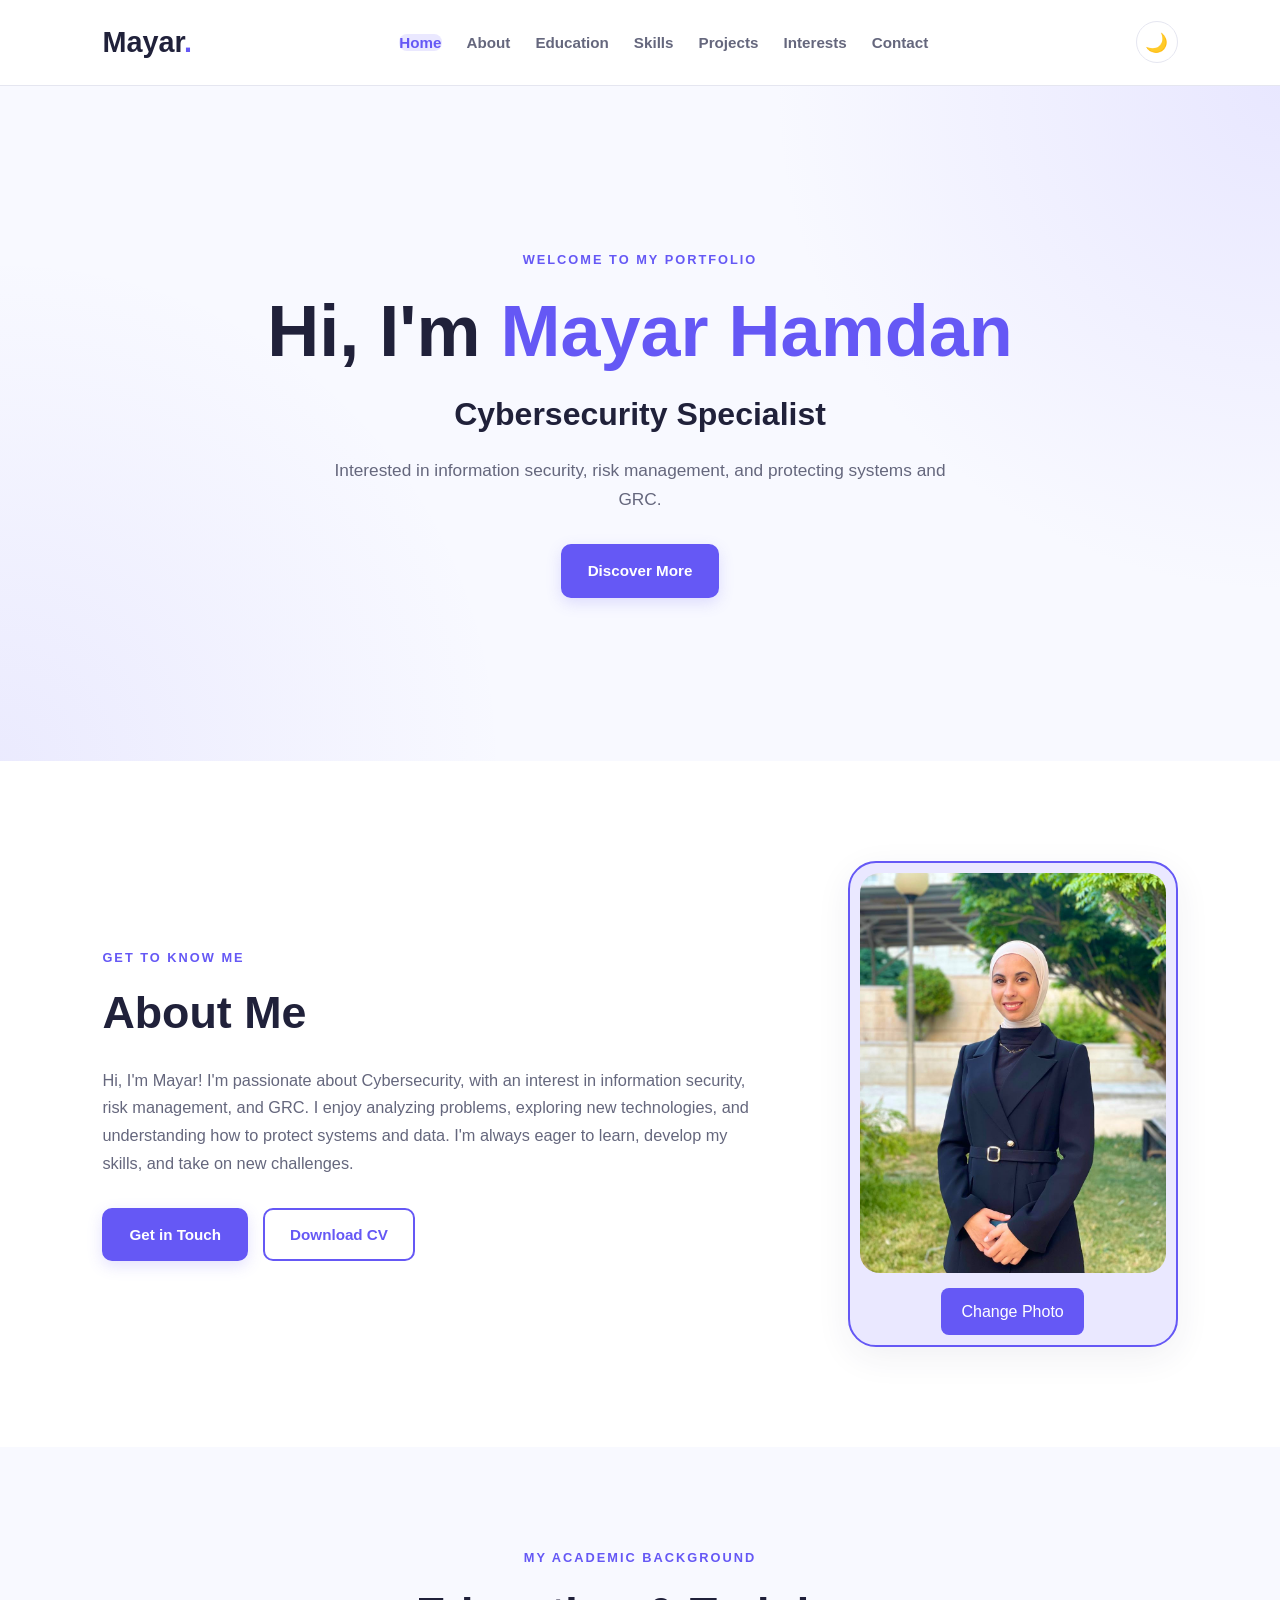
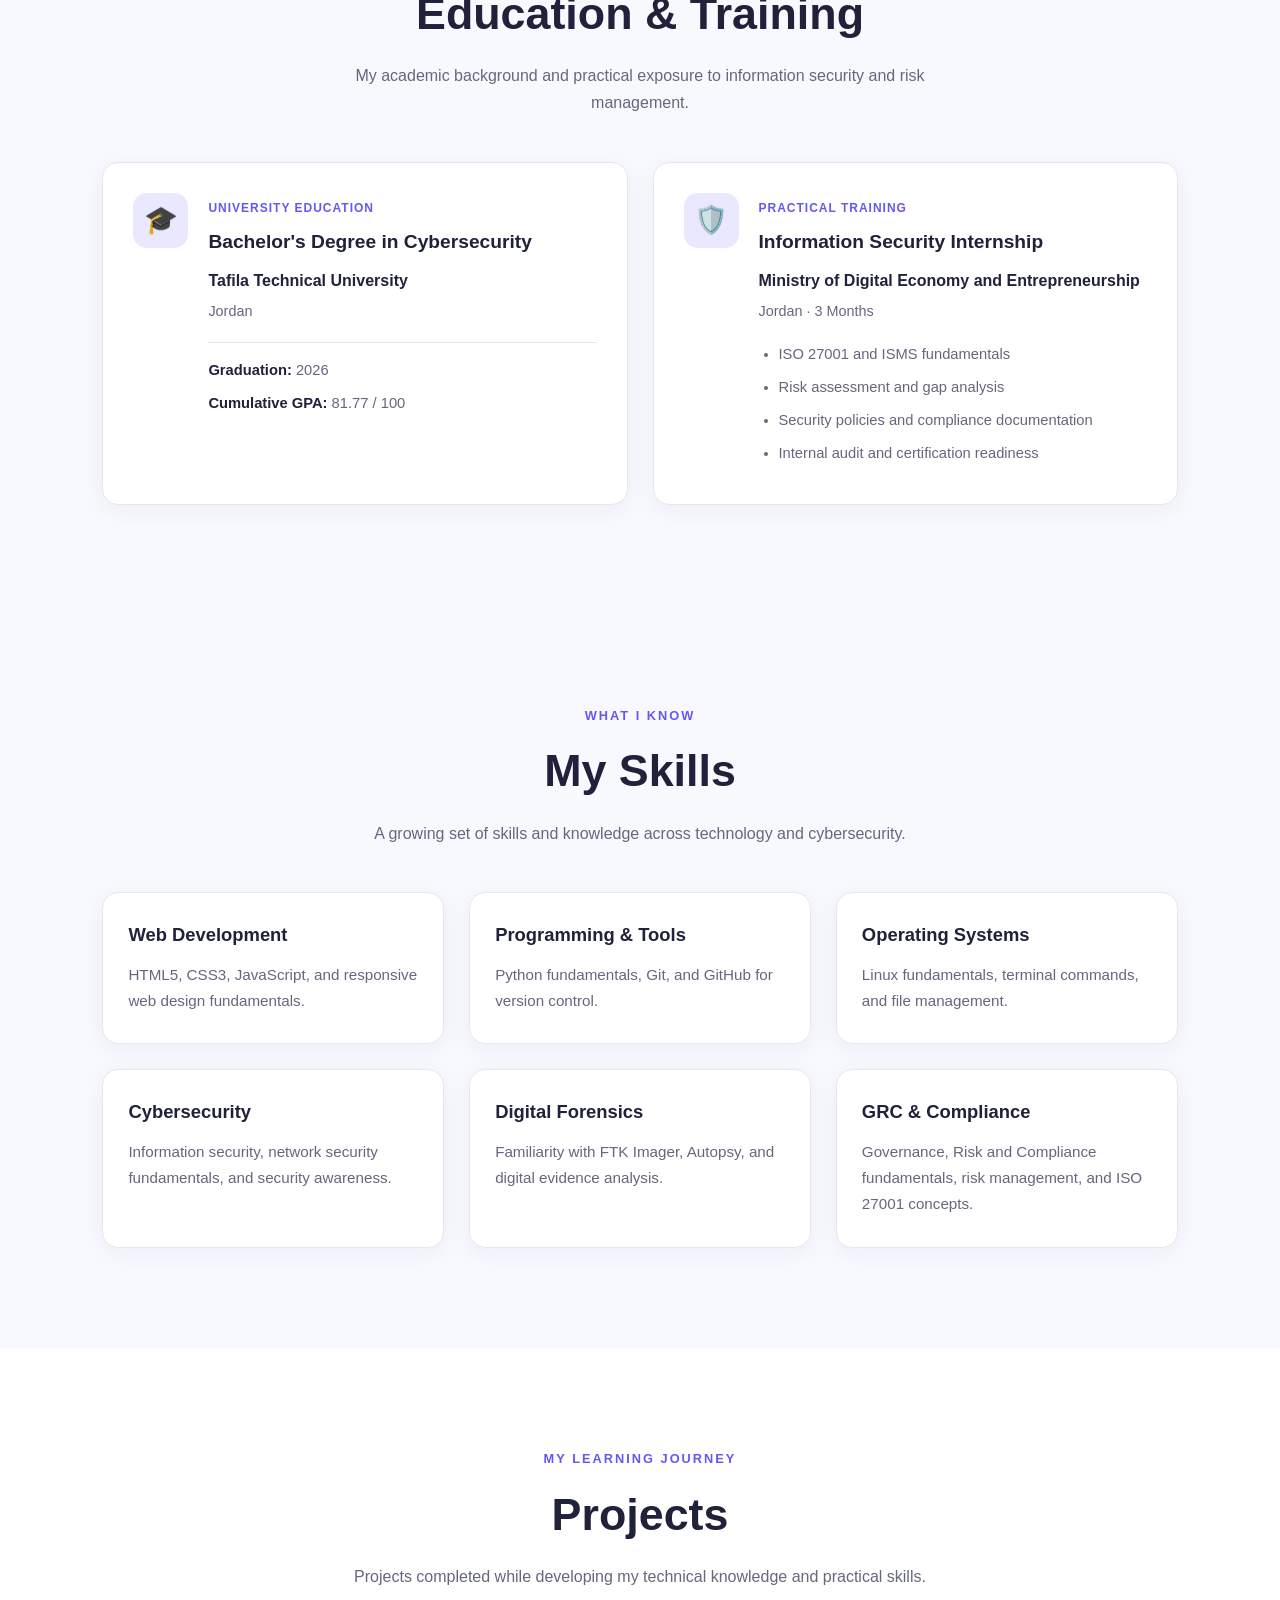
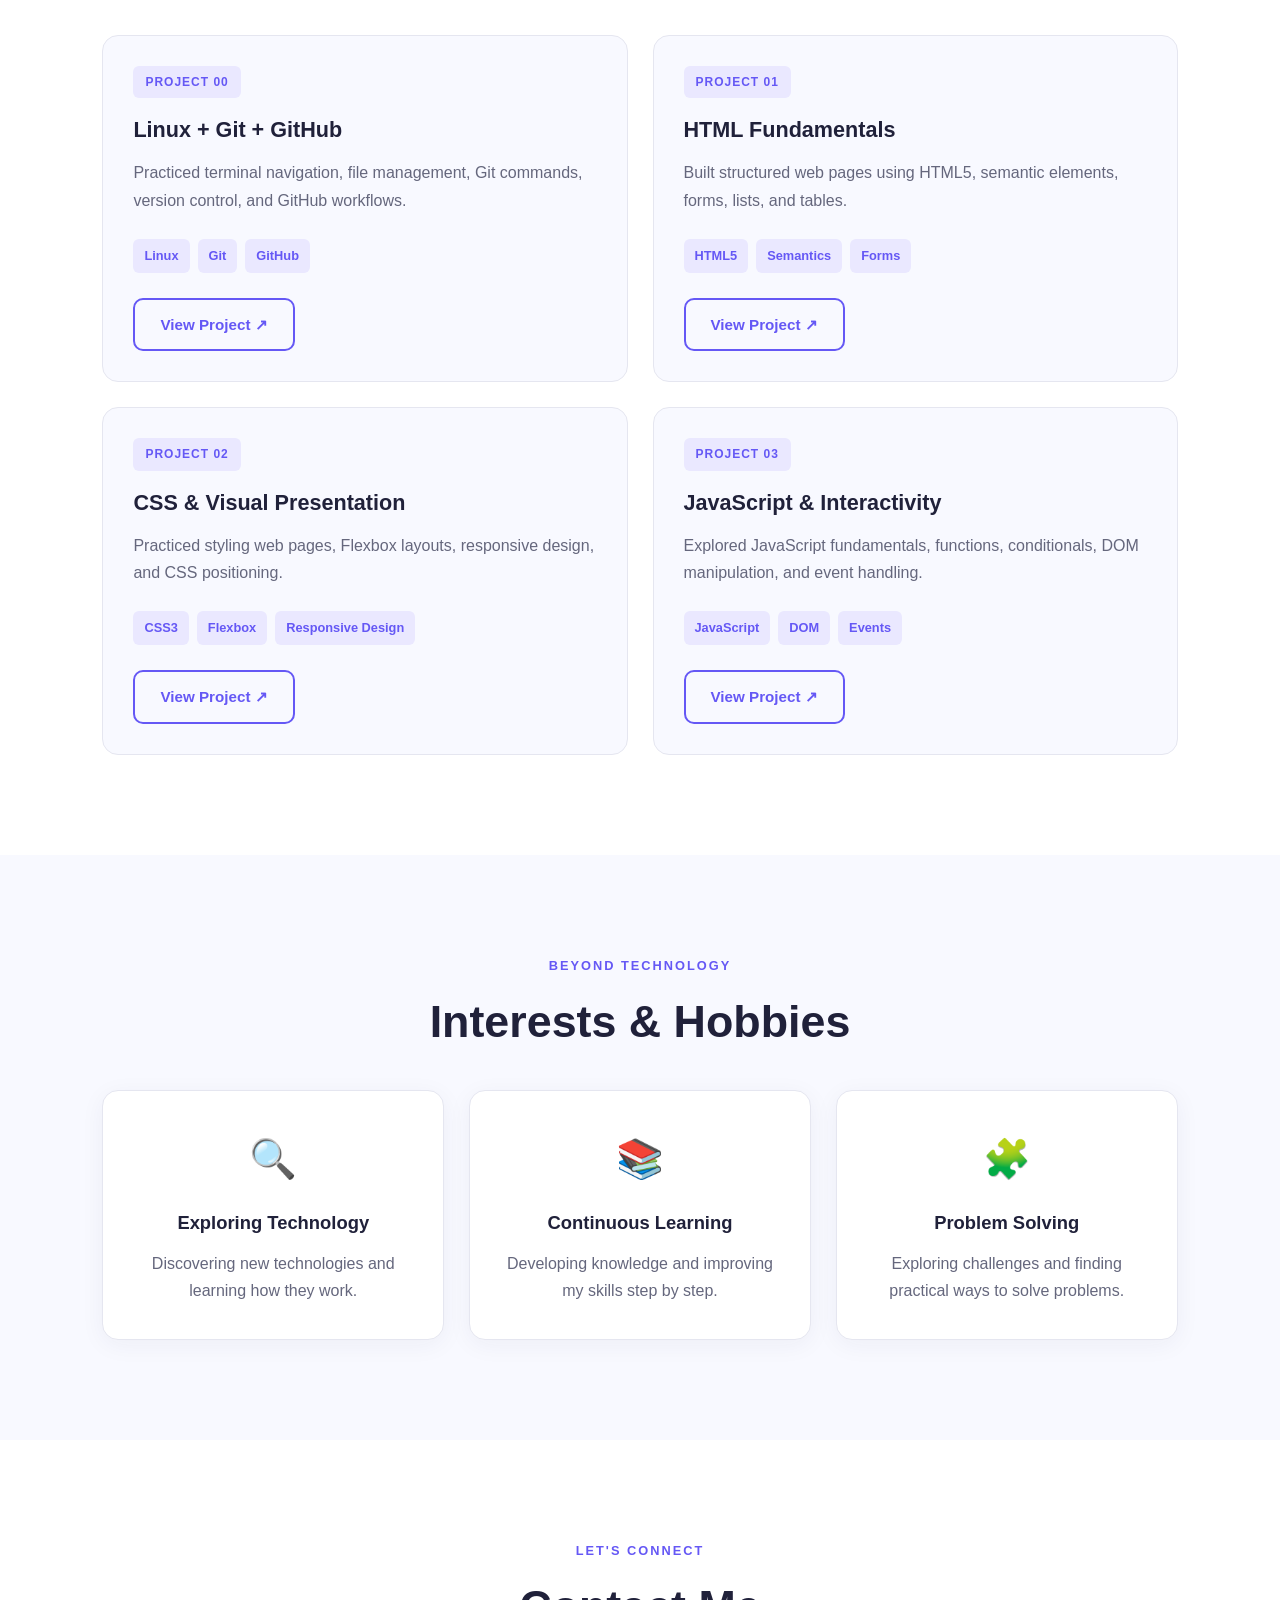
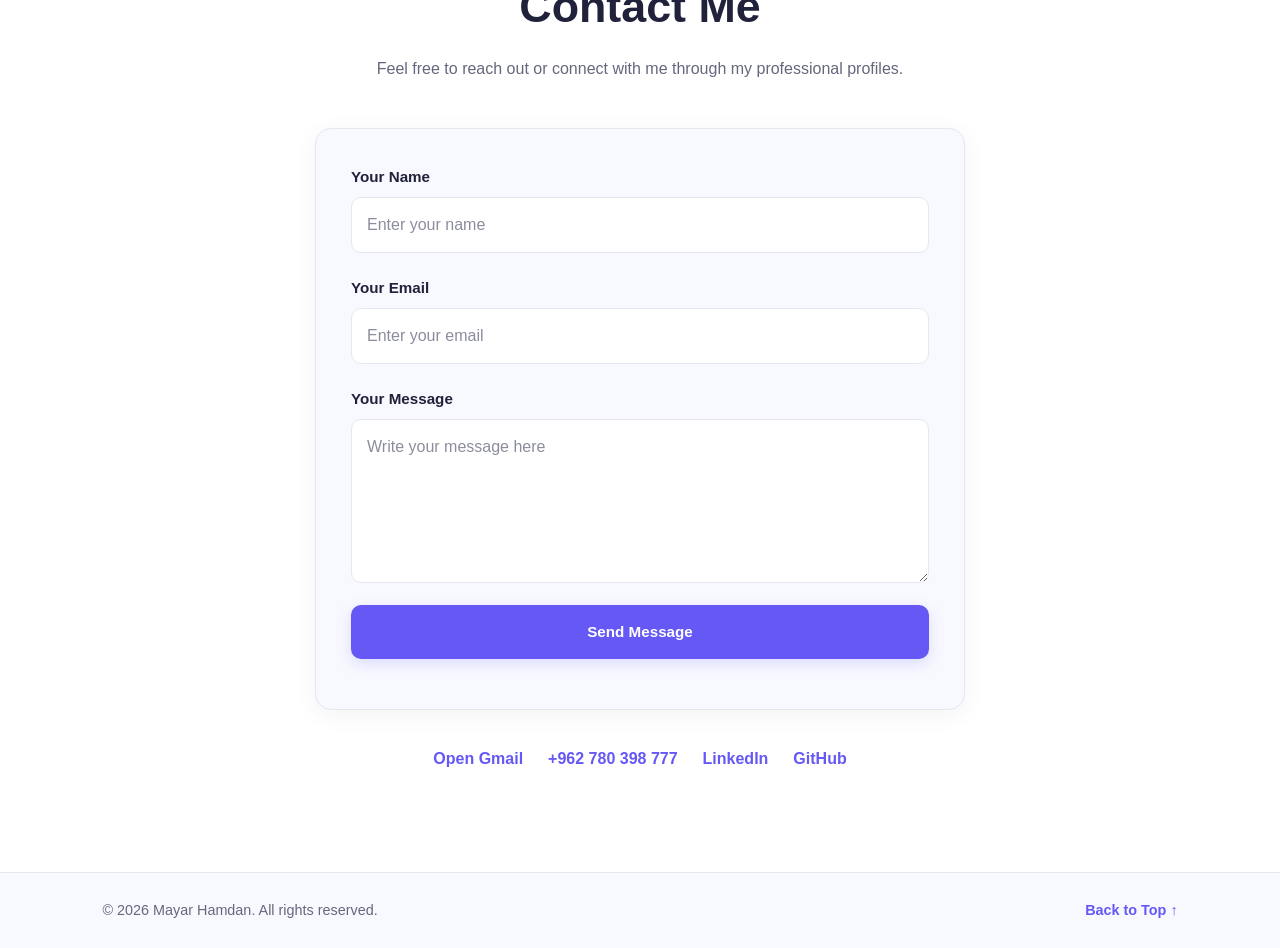
<file: bounce01/index.html>
<!DOCTYPE html>
<html lang="en">

<head>
    <meta charset="UTF-8">
    <meta name="viewport" content="width=device-width, initial-scale=1.0">

    <meta
        name="description"
        content="Mayar Hamdan's personal portfolio showcasing cybersecurity, education, projects, and technical skills."
    >

    <title>Mayar Hamdan | Cybersecurity Portfolio</title>

    <link rel="stylesheet" href="style.css">
    <script src="script.js" defer></script>
</head>

<body>

    <!-- Header and Navigation -->
    <header class="site-header">

        <nav class="navbar" aria-label="Main navigation">

            <a href="#home" class="logo">Mayar<span>.</span></a>

            <ul class="nav-links">
                <li><a href="#home">Home</a></li>
                <li><a href="#about">About</a></li>
                <li><a href="#education">Education</a></li>
                <li><a href="#skills">Skills</a></li>
                <li><a href="#projects">Projects</a></li>
                <li><a href="#hobbies">Interests</a></li>
                <li><a href="#contact">Contact</a></li>
            </ul>

            <button
                type="button"
                id="theme-toggle"
                aria-label="Switch to dark theme"
            >
                🌙
            </button>

        </nav>

    </header>


    <main>

        <!-- Home Section -->
        <section id="home" class="hero-section">

            <div class="hero-content">

                <p class="section-label">WELCOME TO MY PORTFOLIO</p>

                <h1>
                    Hi, I'm <span>Mayar Hamdan</span>
                </h1>

                <h2>Cybersecurity Specialist</h2>

                <p>
                    Interested in information security, risk management,
                    and protecting systems and GRC.
                </p>

                <a href="#about" class="primary-button">
                    Discover More
                </a>

            </div>

        </section>


        <!-- About Me Section -->
        <section id="about" class="about-section">

            <div class="about-content">

                <p class="section-label">GET TO KNOW ME</p>

                <h2 class="section-heading">About Me</h2>

                <p>
                    Hi, I'm Mayar! I'm passionate about Cybersecurity,
                    with an interest in information security, risk
                    management, and GRC. I enjoy analyzing problems,
                    exploring new technologies, and understanding how
                    to protect systems and data. I'm always eager to
                    learn, develop my skills, and take on new challenges.
                </p>

                <div class="about-buttons">

                    <a href="#contact" class="primary-button">
                        Get in Touch
                    </a>

                    <a
                        href="assets/Mayar_Adnan_CV.docx"
                        class="secondary-button"
                        download
                    >
                        Download CV
                    </a>

                </div>

            </div>

            
<div class="about-image">

    <img
        id="profile-image"
        src="assets/profile-1.jpg"
        alt="Portrait of Mayar Hamdan"
        width="400"
        height="400"
    >

    <button type="button" id="switch-image-btn">
        Change Photo
    </button>

</div>

        </section>


        <!-- Education and Training Section -->
        <section id="education" class="education-section">

            <p class="section-label">MY ACADEMIC BACKGROUND</p>

            <h2 class="section-heading">Education & Training</h2>

            <p class="section-description">
                My academic background and practical exposure
                to information security and risk management.
            </p>

            <div class="education-grid">

                <!-- University Education -->
                <article class="education-card">

                    <div class="education-icon" aria-hidden="true">
                        🎓
                    </div>

                    <div class="education-details">

                        <span class="education-type">
                            UNIVERSITY EDUCATION
                        </span>

                        <h3>Bachelor's Degree in Cybersecurity</h3>

                        <p class="education-institution">
                            Tafila Technical University
                        </p>

                        <p class="education-location">
                            Jordan
                        </p>

                        <div class="education-info">

                            <p>
                                <strong>Graduation:</strong> 2026
                            </p>

                            <p>
                                <strong>Cumulative GPA:</strong>
                                81.77 / 100
                            </p>

                        </div>

                    </div>

                </article>


                <!-- Internship -->
                <article class="education-card">

                    <div class="education-icon" aria-hidden="true">
                        🛡️
                    </div>

                    <div class="education-details">

                        <span class="education-type">
                            PRACTICAL TRAINING
                        </span>

                        <h3>Information Security Internship</h3>

                        <p class="education-institution">
                            Ministry of Digital Economy and
                            Entrepreneurship
                        </p>

                        <p class="education-location">
                            Jordan · 3 Months
                        </p>

                        <ul class="training-list">
                            <li>ISO 27001 and ISMS fundamentals</li>
                            <li>Risk assessment and gap analysis</li>
                            <li>Security policies and compliance documentation</li>
                            <li>Internal audit and certification readiness</li>
                        </ul>

                    </div>

                </article>

            </div>

        </section>


        <!-- Skills Section -->
        <section id="skills" class="skills-section">

            <p class="section-label">WHAT I KNOW</p>

            <h2 class="section-heading">My Skills</h2>

            <p class="section-description">
                A growing set of skills and knowledge across technology
                and cybersecurity.
            </p>

            <div class="skills-grid">

                <article class="skill-card">
                    <h3>Web Development</h3>
                    <p>
                        HTML5, CSS3, JavaScript, and responsive web design
                        fundamentals.
                    </p>
                </article>

                <article class="skill-card">
                    <h3>Programming & Tools</h3>
                    <p>
                        Python fundamentals, Git, and GitHub for
                        version control.
                    </p>
                </article>

                <article class="skill-card">
                    <h3>Operating Systems</h3>
                    <p>
                        Linux fundamentals, terminal commands,
                        and file management.
                    </p>
                </article>

                <article class="skill-card">
                    <h3>Cybersecurity</h3>
                    <p>
                        Information security, network security
                        fundamentals, and security awareness.
                    </p>
                </article>

                <article class="skill-card">
                    <h3>Digital Forensics</h3>
                    <p>
                        Familiarity with FTK Imager, Autopsy,
                        and digital evidence analysis.
                    </p>
                </article>

                <article class="skill-card">
                    <h3>GRC & Compliance</h3>
                    <p>
                        Governance, Risk and Compliance fundamentals,
                        risk management, and ISO 27001 concepts.
                    </p>
                </article>

            </div>

        </section>


        <!-- Projects Section -->
        <section id="projects" class="projects-section">

            <p class="section-label">MY LEARNING JOURNEY</p>

            <h2 class="section-heading">Projects</h2>

            <p class="section-description">
                Projects completed while developing my technical
                knowledge and practical skills.
            </p>

            <div class="projects-grid">

                <!-- Project 00 -->
                <article class="project-card">

                    <span class="project-number">PROJECT 00</span>

                    <h3>Linux + Git + GitHub</h3>

                    <p>
                        Practiced terminal navigation, file management,
                        Git commands, version control, and GitHub workflows.
                    </p>

                    <div class="project-tags">
                        <span>Linux</span>
                        <span>Git</span>
                        <span>GitHub</span>
                    </div>

                    <a
                        href="https://github.com/MayarHamdan/project-00"
                        class="secondary-button"
                        target="_blank"
                        rel="noopener noreferrer"
                    >
                        View Project ↗
                    </a>

                </article>


                <!-- Project 01 -->
                <article class="project-card">

                    <span class="project-number">PROJECT 01</span>

                    <h3>HTML Fundamentals</h3>

                    <p>
                        Built structured web pages using HTML5,
                        semantic elements, forms, lists, and tables.
                    </p>

                    <div class="project-tags">
                        <span>HTML5</span>
                        <span>Semantics</span>
                        <span>Forms</span>
                    </div>

                    <a
                        href="https://github.com/MayarHamdan/project-01"
                        class="secondary-button"
                        target="_blank"
                        rel="noopener noreferrer"
                    >
                        View Project ↗
                    </a>

                </article>


                <!-- Project 02 -->
                <article class="project-card">

                    <span class="project-number">PROJECT 02</span>

                    <h3>CSS & Visual Presentation</h3>

                    <p>
                        Practiced styling web pages, Flexbox layouts,
                        responsive design, and CSS positioning.
                    </p>

                    <div class="project-tags">
                        <span>CSS3</span>
                        <span>Flexbox</span>
                        <span>Responsive Design</span>
                    </div>

                    <a
                        href="https://github.com/MayarHamdan/project-02"
                        class="secondary-button"
                        target="_blank"
                        rel="noopener noreferrer"
                    >
                        View Project ↗
                    </a>

                </article>


                <!-- Project 03 -->
                <article class="project-card">

                    <span class="project-number">PROJECT 03</span>

                    <h3>JavaScript & Interactivity</h3>

                    <p>
                        Explored JavaScript fundamentals, functions,
                        conditionals, DOM manipulation, and event handling.
                    </p>

                    <div class="project-tags">
                        <span>JavaScript</span>
                        <span>DOM</span>
                        <span>Events</span>
                    </div>

                    <a
                        href="https://github.com/MayarHamdan/project-03"
                        class="secondary-button"
                        target="_blank"
                        rel="noopener noreferrer"
                    >
                        View Project ↗
                    </a>

                </article>

            </div>

        </section>


        <!-- Hobbies and Interests Section -->
        <section id="hobbies" class="hobbies-section">

            <p class="section-label">BEYOND TECHNOLOGY</p>

            <h2 class="section-heading">Interests & Hobbies</h2>

            <div class="hobbies-grid">

                <article class="hobby-card">

                    <span class="hobby-icon" aria-hidden="true">🔍</span>

                    <h3>Exploring Technology</h3>

                    <p>
                        Discovering new technologies and learning
                        how they work.
                    </p>

                </article>

                <article class="hobby-card">

                    <span class="hobby-icon" aria-hidden="true">📚</span>

                    <h3>Continuous Learning</h3>

                    <p>
                        Developing knowledge and improving my skills
                        step by step.
                    </p>

                </article>

                <article class="hobby-card">

                    <span class="hobby-icon" aria-hidden="true">🧩</span>

                    <h3>Problem Solving</h3>

                    <p>
                        Exploring challenges and finding practical
                        ways to solve problems.
                    </p>

                </article>

            </div>

        </section>


        <!-- Contact Section -->
        <section id="contact" class="contact-section">

            <p class="section-label">LET'S CONNECT</p>

            <h2 class="section-heading">Contact Me</h2>

            <p class="section-description">
                Feel free to reach out or connect with me through
                my professional profiles.
            </p>

            <form id="contact-form">

                <div class="form-group">

                    <label for="name">Your Name</label>

                    <input
                        type="text"
                        id="name"
                        name="name"
                        placeholder="Enter your name"
                        required
                    >

                </div>

                <div class="form-group">

                    <label for="email">Your Email</label>

                    <input
                        type="email"
                        id="email"
                        name="email"
                        placeholder="Enter your email"
                        required
                    >

                </div>

                <div class="form-group">

                    <label for="message">Your Message</label>

                    <textarea
                        id="message"
                        name="message"
                        rows="5"
                        placeholder="Write your message here"
                        required
                    ></textarea>

                </div>

                <button type="submit" class="primary-button">
                    Send Message
                </button>

                <p
                    id="form-status"
                    role="status"
                    aria-live="polite"
                ></p>

            </form>


            <!-- Social Links -->
            
<div class="social-links">

    <a
        href="https://mail.google.com/mail/?view=cm&to=mayarhamdan567@gmail.com"
        target="_blank"
        rel="noopener noreferrer"
    >
        Open Gmail
    </a>

    <a
        href="tel:+962780398777"
    >
        +962 780 398 777
    </a>

    <a
        href="https://www.linkedin.com/in/mayar-hamdan-15810b287?utm_source=share_via&utm_content=profile&utm_medium=member_ios"
        target="_blank"
        rel="noopener noreferrer"
    >
        LinkedIn
    </a>

    <a
        href="https://github.com/MayarHamdan"
        target="_blank"
        rel="noopener noreferrer"
    >
        GitHub
    </a>

</div>

        </section>

    </main>


    <!-- Footer -->
    <footer class="footer">

        <p>
            &copy; 2026 Mayar Hamdan. All rights reserved.
        </p>

        <a href="#home">Back to Top ↑</a>

    </footer>

</body>

</html>
</file>
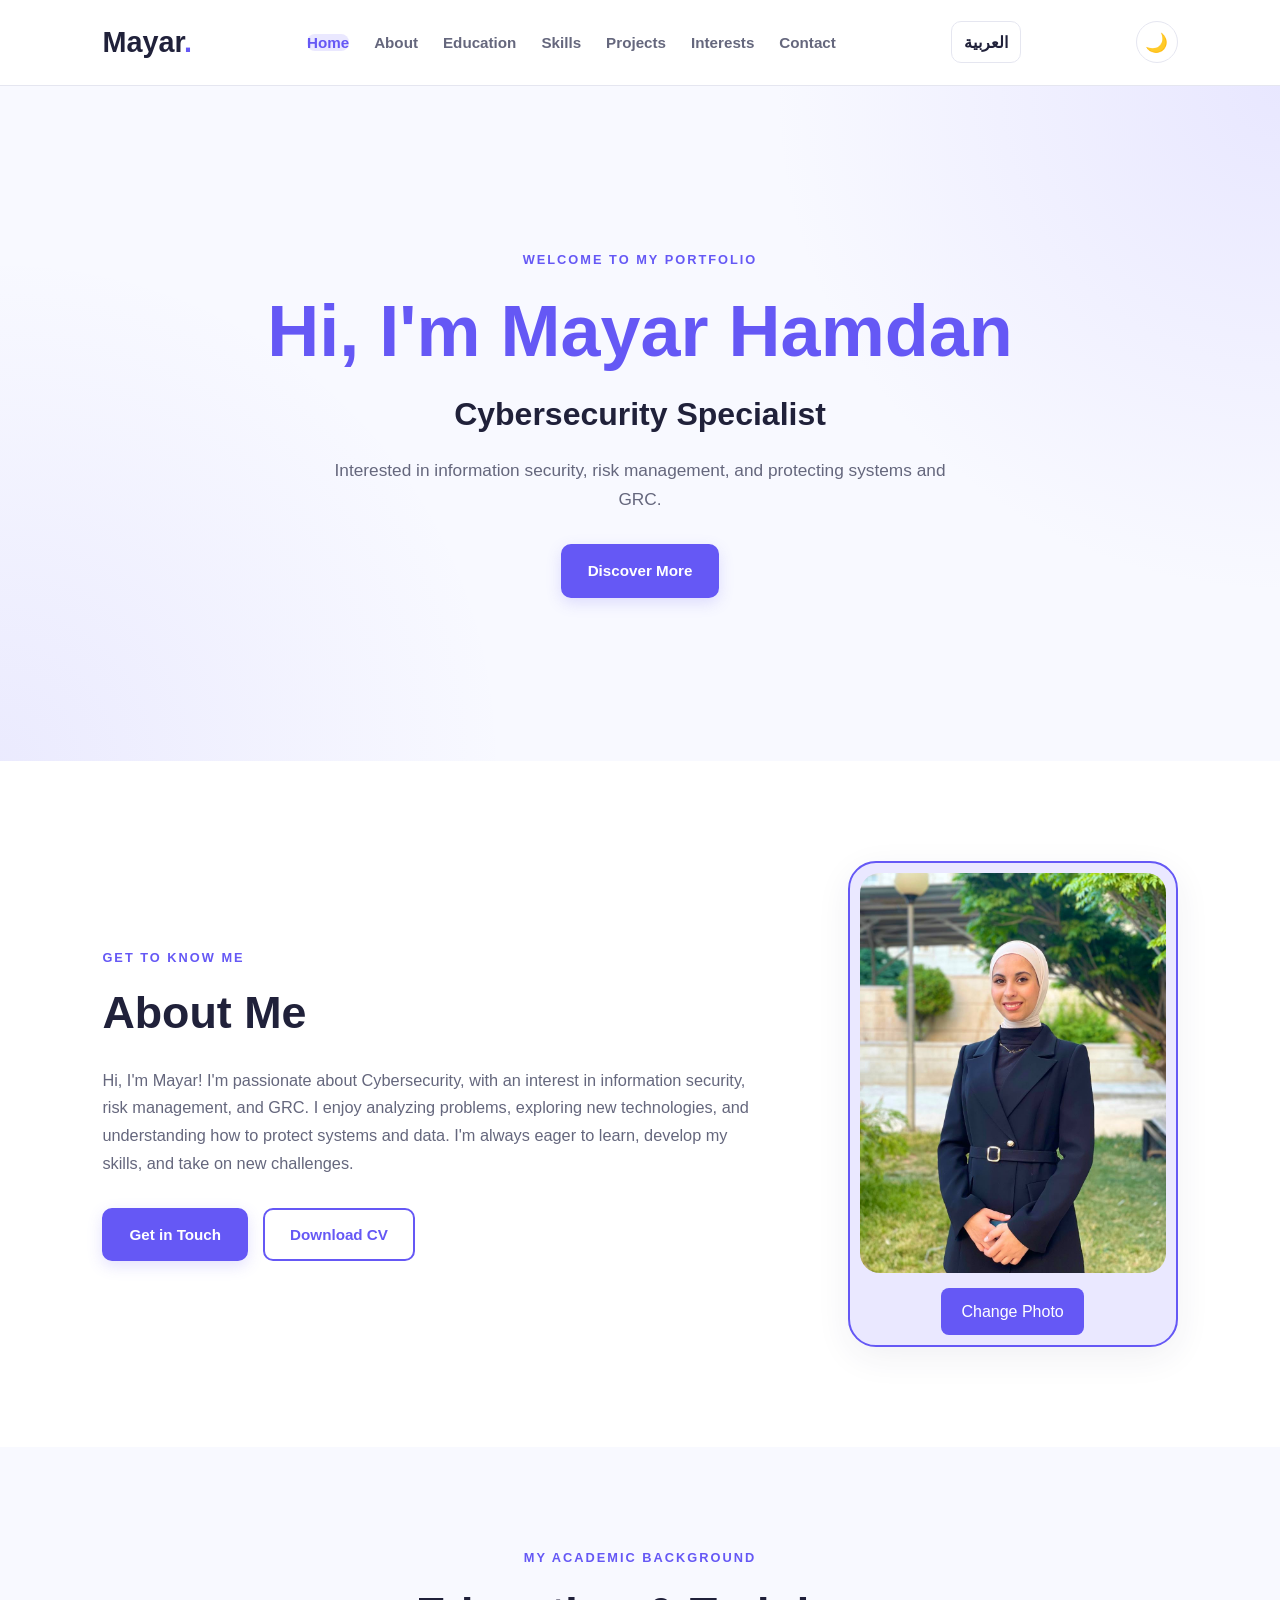
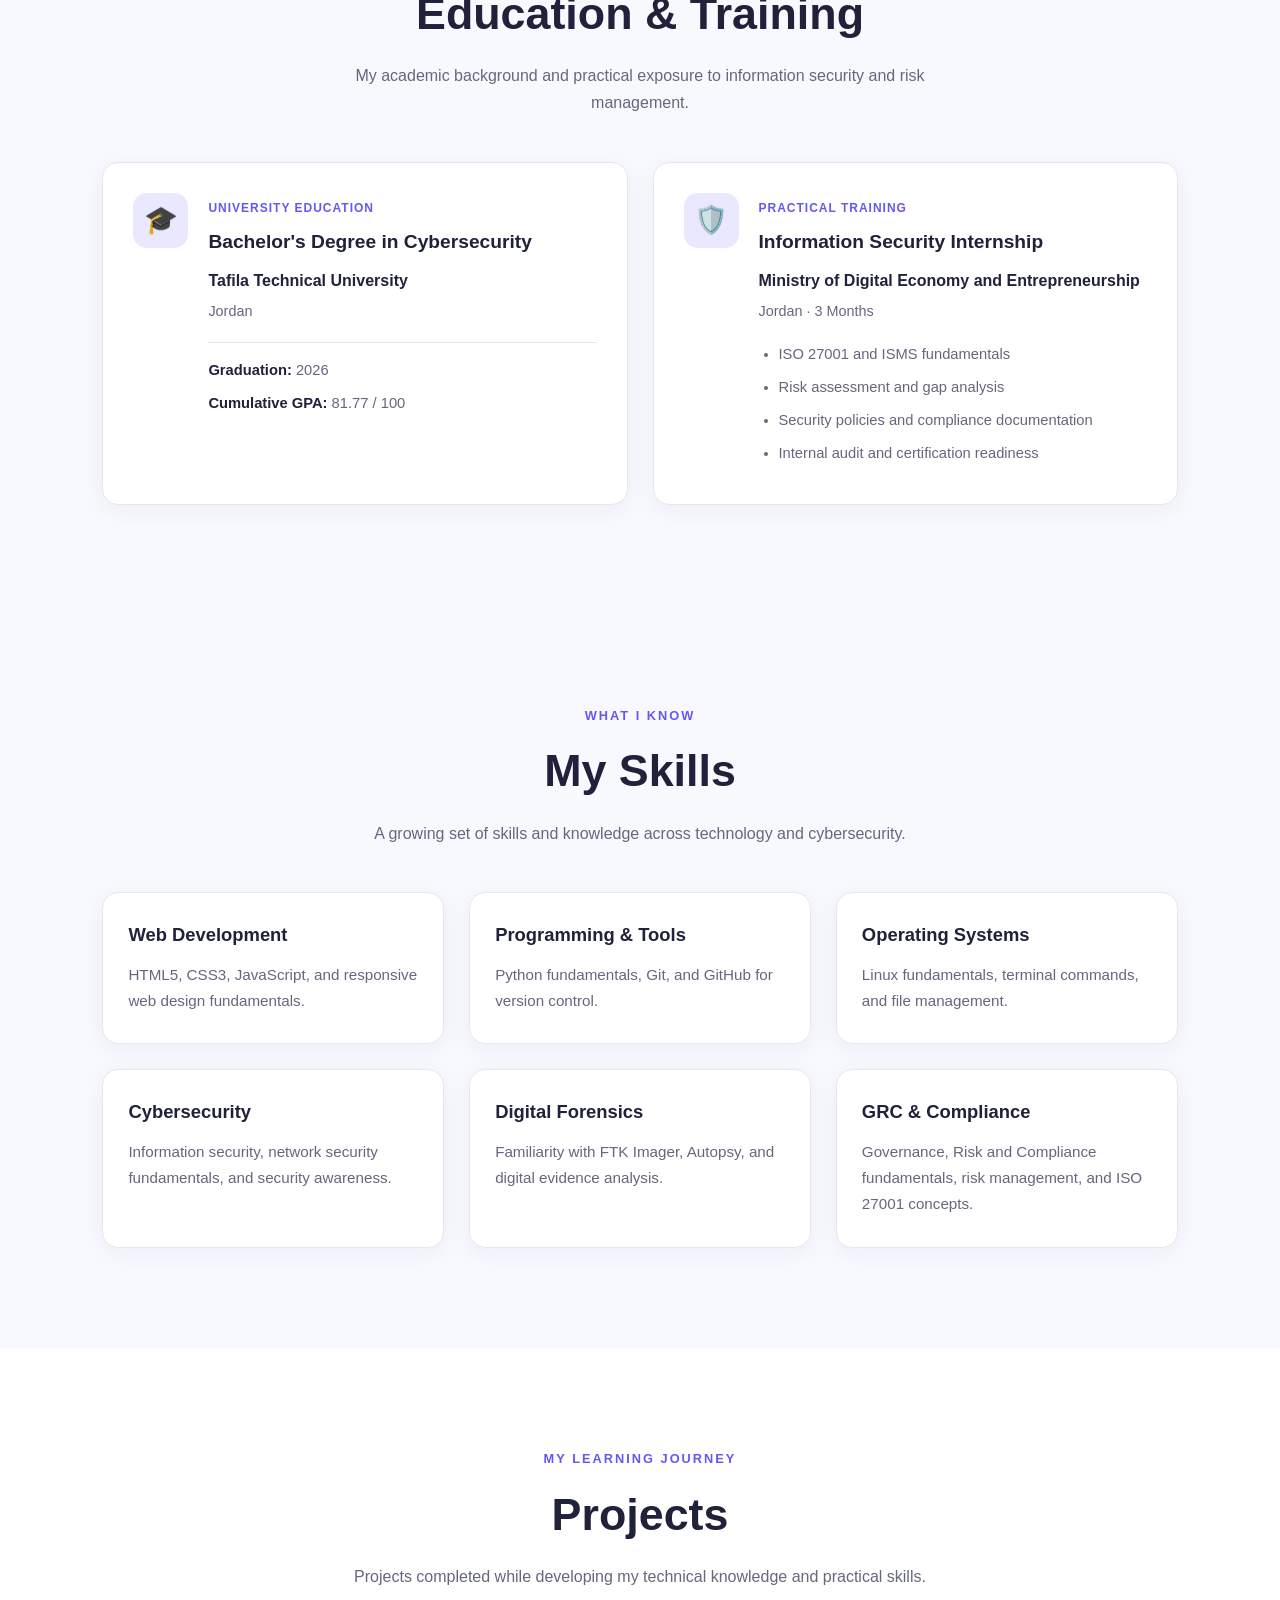
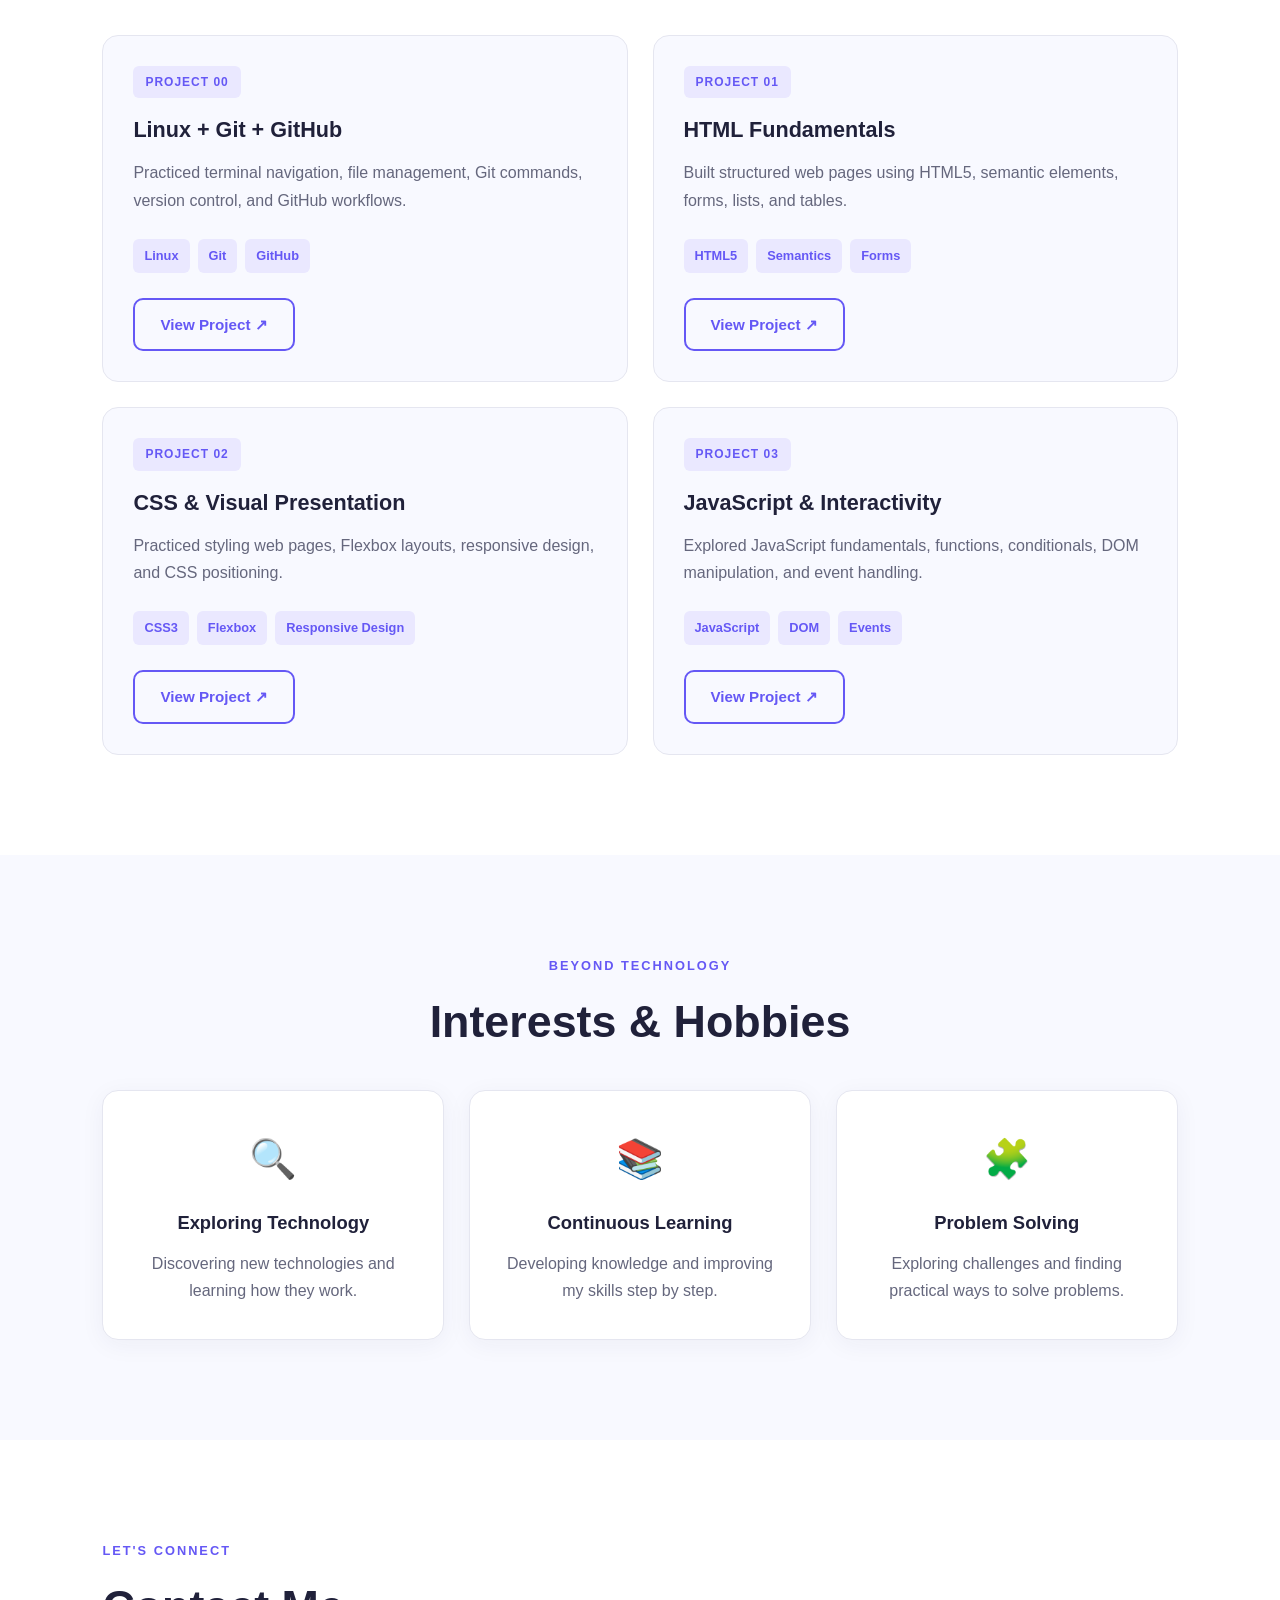
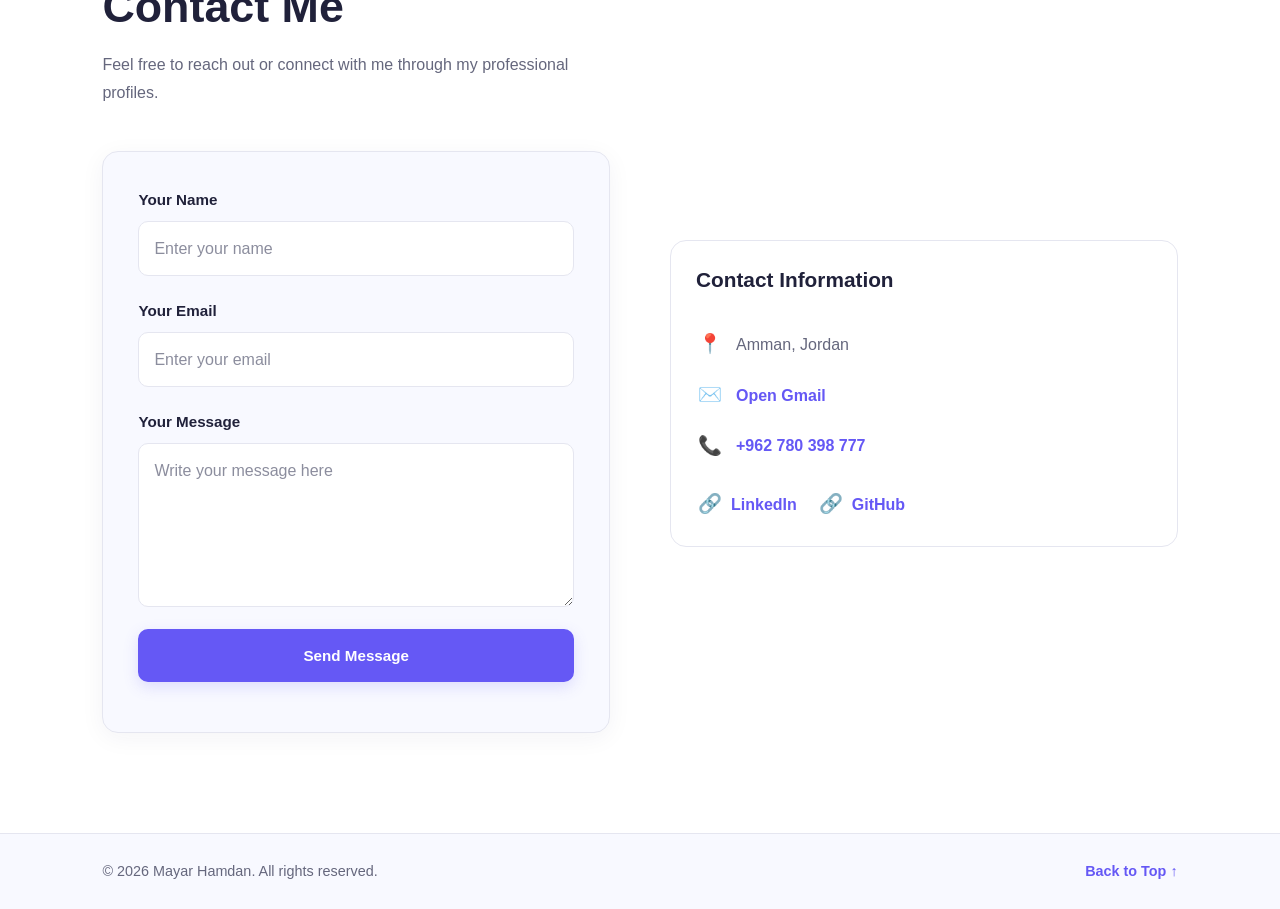
<file: bounce02/index.html>
<!DOCTYPE html>
<html lang="en">

<head>
    <meta charset="UTF-8">
    <meta name="viewport" content="width=device-width, initial-scale=1.0">

    <meta
        name="description"
        content="Mayar Hamdan's personal portfolio showcasing cybersecurity, education, projects, and technical skills."
    >

    <title>Mayar Hamdan | Cybersecurity Portfolio</title>

    <link rel="stylesheet" href="style.css">
    <script src="script.js" defer></script>
</head>

<body>

    <!-- Header and Navigation -->
    <header class="site-header">

        <nav class="navbar" aria-label="Main navigation">

            <a href="#home" class="logo">Mayar<span>.</span></a>

            <ul class="nav-links">
                <li><a href="#home">Home</a></li>
                <li><a href="#about">About</a></li>
                <li><a href="#education">Education</a></li>
                <li><a href="#skills">Skills</a></li>
                <li><a href="#projects">Projects</a></li>
                <li><a href="#hobbies">Interests</a></li>
                <li><a href="#contact">Contact</a></li>
            </ul>
            <button type="button" id="language-toggle" aria-label="Switch language">
                العربية
            </button>

            <button
                type="button"
                id="theme-toggle"
                aria-label="Switch to dark theme"
            >
                🌙
            </button>

        </nav>

    </header>


    <main>

        <!-- Home Section -->
        <section id="home" class="hero-section">

            
<div class="hero-content">

    <p class="section-label" data-i18n="welcome">
        WELCOME TO MY PORTFOLIO
    </p>

    <h1>
        <span data-i18n="heroGreeting">Hi, I'm</span>
        <span>Mayar Hamdan</span>
    </h1>

    <h2 data-i18n="heroTitle">Cybersecurity Specialist</h2>

    <p data-i18n="heroDescription">
        Interested in information security, risk management,
        and protecting systems and GRC.
    </p>

    <a href="#about" class="primary-button" data-i18n="discoverMore">
        Discover More
    </a>

</div>

        </section>


        <!-- About Me Section -->
        <section id="about" class="about-section">

            <div class="about-content">

                <p class="section-label">GET TO KNOW ME</p>

                <h2 class="section-heading">About Me</h2>

                <p>
                    Hi, I'm Mayar! I'm passionate about Cybersecurity,
                    with an interest in information security, risk
                    management, and GRC. I enjoy analyzing problems,
                    exploring new technologies, and understanding how
                    to protect systems and data. I'm always eager to
                    learn, develop my skills, and take on new challenges.
                </p>

                <div class="about-buttons">

                    <a href="#contact" class="primary-button">
                        Get in Touch
                    </a>

                    <a
                        href="assets/Mayar_Adnan_CV.docx"
                        class="secondary-button"
                        download
                    >
                        Download CV
                    </a>

                </div>

            </div>

            
<div class="about-image">

    <img
        id="profile-image"
        src="assets/profile-1.jpg"
        alt="Portrait of Mayar Hamdan"
        width="400"
        height="400"
    >

    <button type="button" id="switch-image-btn">
        Change Photo
    </button>

</div>

        </section>


        <!-- Education and Training Section -->
        <section id="education" class="education-section">

            <p class="section-label">MY ACADEMIC BACKGROUND</p>

            <h2 class="section-heading">Education & Training</h2>

            <p class="section-description">
                My academic background and practical exposure
                to information security and risk management.
            </p>

            <div class="education-grid">

                <!-- University Education -->
                <article class="education-card">

                    <div class="education-icon" aria-hidden="true">
                        🎓
                    </div>

                    <div class="education-details">

                        <span class="education-type">
                            UNIVERSITY EDUCATION
                        </span>

                        <h3>Bachelor's Degree in Cybersecurity</h3>

                        <p class="education-institution">
                            Tafila Technical University
                        </p>

                        <p class="education-location">
                            Jordan
                        </p>

                        <div class="education-info">

                            <p>
                                <strong>Graduation:</strong> 2026
                            </p>

                            <p>
                                <strong>Cumulative GPA:</strong>
                                81.77 / 100
                            </p>

                        </div>

                    </div>

                </article>


                <!-- Internship -->
                <article class="education-card">

                    <div class="education-icon" aria-hidden="true">
                        🛡️
                    </div>

                    <div class="education-details">

                        <span class="education-type">
                            PRACTICAL TRAINING
                        </span>

                        <h3>Information Security Internship</h3>

                        <p class="education-institution">
                            Ministry of Digital Economy and
                            Entrepreneurship
                        </p>

                        <p class="education-location">
                            Jordan · 3 Months
                        </p>

                        <ul class="training-list">
                            <li>ISO 27001 and ISMS fundamentals</li>
                            <li>Risk assessment and gap analysis</li>
                            <li>Security policies and compliance documentation</li>
                            <li>Internal audit and certification readiness</li>
                        </ul>

                    </div>

                </article>

            </div>

        </section>


        <!-- Skills Section -->
        <section id="skills" class="skills-section">

            <p class="section-label">WHAT I KNOW</p>

            <h2 class="section-heading">My Skills</h2>

            <p class="section-description">
                A growing set of skills and knowledge across technology
                and cybersecurity.
            </p>

            <div class="skills-grid">

                <article class="skill-card">
                    <h3>Web Development</h3>
                    <p>
                        HTML5, CSS3, JavaScript, and responsive web design
                        fundamentals.
                    </p>
                </article>

                <article class="skill-card">
                    <h3>Programming & Tools</h3>
                    <p>
                        Python fundamentals, Git, and GitHub for
                        version control.
                    </p>
                </article>

                <article class="skill-card">
                    <h3>Operating Systems</h3>
                    <p>
                        Linux fundamentals, terminal commands,
                        and file management.
                    </p>
                </article>

                <article class="skill-card">
                    <h3>Cybersecurity</h3>
                    <p>
                        Information security, network security
                        fundamentals, and security awareness.
                    </p>
                </article>

                <article class="skill-card">
                    <h3>Digital Forensics</h3>
                    <p>
                        Familiarity with FTK Imager, Autopsy,
                        and digital evidence analysis.
                    </p>
                </article>

                <article class="skill-card">
                    <h3>GRC & Compliance</h3>
                    <p>
                        Governance, Risk and Compliance fundamentals,
                        risk management, and ISO 27001 concepts.
                    </p>
                </article>

            </div>

        </section>


        <!-- Projects Section -->
        <section id="projects" class="projects-section">

            <p class="section-label">MY LEARNING JOURNEY</p>

            <h2 class="section-heading">Projects</h2>

            <p class="section-description">
                Projects completed while developing my technical
                knowledge and practical skills.
            </p>

            <div class="projects-grid">

                <!-- Project 00 -->
                <article class="project-card">

                    <span class="project-number">PROJECT 00</span>

                    <h3>Linux + Git + GitHub</h3>

                    <p>
                        Practiced terminal navigation, file management,
                        Git commands, version control, and GitHub workflows.
                    </p>

                    <div class="project-tags">
                        <span>Linux</span>
                        <span>Git</span>
                        <span>GitHub</span>
                    </div>

                    <a
                        href="https://github.com/MayarHamdan/project-00"
                        class="secondary-button"
                        target="_blank"
                        rel="noopener noreferrer"
                    >
                        View Project ↗
                    </a>

                </article>


                <!-- Project 01 -->
                <article class="project-card">

                    <span class="project-number">PROJECT 01</span>

                    <h3>HTML Fundamentals</h3>

                    <p>
                        Built structured web pages using HTML5,
                        semantic elements, forms, lists, and tables.
                    </p>

                    <div class="project-tags">
                        <span>HTML5</span>
                        <span>Semantics</span>
                        <span>Forms</span>
                    </div>

                    <a
                        href="https://github.com/MayarHamdan/project-01"
                        class="secondary-button"
                        target="_blank"
                        rel="noopener noreferrer"
                    >
                        View Project ↗
                    </a>

                </article>


                <!-- Project 02 -->
                <article class="project-card">

                    <span class="project-number">PROJECT 02</span>

                    <h3>CSS & Visual Presentation</h3>

                    <p>
                        Practiced styling web pages, Flexbox layouts,
                        responsive design, and CSS positioning.
                    </p>

                    <div class="project-tags">
                        <span>CSS3</span>
                        <span>Flexbox</span>
                        <span>Responsive Design</span>
                    </div>

                    <a
                        href="https://github.com/MayarHamdan/project-02"
                        class="secondary-button"
                        target="_blank"
                        rel="noopener noreferrer"
                    >
                        View Project ↗
                    </a>

                </article>


                <!-- Project 03 -->
                <article class="project-card">

                    <span class="project-number">PROJECT 03</span>

                    <h3>JavaScript & Interactivity</h3>

                    <p>
                        Explored JavaScript fundamentals, functions,
                        conditionals, DOM manipulation, and event handling.
                    </p>

                    <div class="project-tags">
                        <span>JavaScript</span>
                        <span>DOM</span>
                        <span>Events</span>
                    </div>

                    <a
                        href="https://github.com/MayarHamdan/project-03"
                        class="secondary-button"
                        target="_blank"
                        rel="noopener noreferrer"
                    >
                        View Project ↗
                    </a>

                </article>

            </div>

        </section>


        <!-- Hobbies and Interests Section -->
        <section id="hobbies" class="hobbies-section">

            <p class="section-label">BEYOND TECHNOLOGY</p>

            <h2 class="section-heading">Interests & Hobbies</h2>

            <div class="hobbies-grid">

                <article class="hobby-card">

                    <span class="hobby-icon" aria-hidden="true">🔍</span>

                    <h3>Exploring Technology</h3>

                    <p>
                        Discovering new technologies and learning
                        how they work.
                    </p>

                </article>

                <article class="hobby-card">

                    <span class="hobby-icon" aria-hidden="true">📚</span>

                    <h3>Continuous Learning</h3>

                    <p>
                        Developing knowledge and improving my skills
                        step by step.
                    </p>

                </article>

                <article class="hobby-card">

                    <span class="hobby-icon" aria-hidden="true">🧩</span>

                    <h3>Problem Solving</h3>

                    <p>
                        Exploring challenges and finding practical
                        ways to solve problems.
                    </p>

                </article>

            </div>

        </section>


        <!-- Contact Section -->
<section id="contact" class="contact-section">

    <div class="contact-layout">

        <!-- Left Side: Contact Form -->
        <div class="contact-form-column">

            <p class="section-label">LET'S CONNECT</p>

            <h2 class="section-heading">Contact Me</h2>

            <p class="section-description">
                Feel free to reach out or connect with me
                through my professional profiles.
            </p>

            <form id="contact-form">

                <div class="form-group">
                    <label for="name">Your Name</label>
                    <input
                        type="text"
                        id="name"
                        name="name"
                        placeholder="Enter your name"
                        required
                    >
                </div>

                <div class="form-group">
                    <label for="email">Your Email</label>
                    <input
                        type="email"
                        id="email"
                        name="email"
                        placeholder="Enter your email"
                        required
                    >
                </div>

                <div class="form-group">
                    <label for="message">Your Message</label>
                    <textarea
                        id="message"
                        name="message"
                        rows="5"
                        placeholder="Write your message here"
                        required
                    ></textarea>
                </div>

                <button type="submit" class="primary-button">
                    Send Message
                </button>

                <p
                    id="form-status"
                    role="status"
                    aria-live="polite"
                ></p>

            </form>

        </div>

        <!-- Right Side: Contact Information -->
        <div class="contact-info-column">

            <h3 class="contact-info-heading">Contact Information</h3>

            <div class="social-links">

                <div class="contact-item">
                    <span class="contact-icon" aria-hidden="true">📍</span>
                    <span>Amman, Jordan</span>
                </div>

                <a
                    class="contact-item contact-email"
                    href="https://mail.google.com/mail/?view=cm&to=mayarhamdan567@gmail.com"
                    target="_blank"
                    rel="noopener noreferrer"
                >
                    <span class="contact-icon" aria-hidden="true">✉️</span>
                    <span class="contact-link-text">Open Gmail</span>
                </a>

                <a
                    class="contact-item"
                    href="tel:+962780398777"
                >
                    <span class="contact-icon" aria-hidden="true">📞</span>
                    <span>+962 780 398 777</span>
                </a>

                <div class="contact-social-row">

                    <a
                        class="contact-item"
                        href="https://www.linkedin.com/in/mayar-hamdan-15810b287?utm_source=share_via&utm_content=profile&utm_medium=member_ios"
                        target="_blank"
                        rel="noopener noreferrer"
                    >
                        <span class="contact-icon" aria-hidden="true">🔗</span>
                        <span>LinkedIn</span>
                    </a>

                    <a
                        class="contact-item"
                        href="https://github.com/MayarHamdan"
                        target="_blank"
                        rel="noopener noreferrer"
                    >
                        <span class="contact-icon" aria-hidden="true">🔗</span>
                        <span>GitHub</span>
                    </a>

                </div>

            </div>

        </div>

    </div>

</section>

    </main>


    <!-- Footer -->
    <footer class="footer">

        <p>
            &copy; 2026 Mayar Hamdan. All rights reserved.
        </p>

        <a href="#home">Back to Top ↑</a>

    </footer>

</body>

</html>
</file>
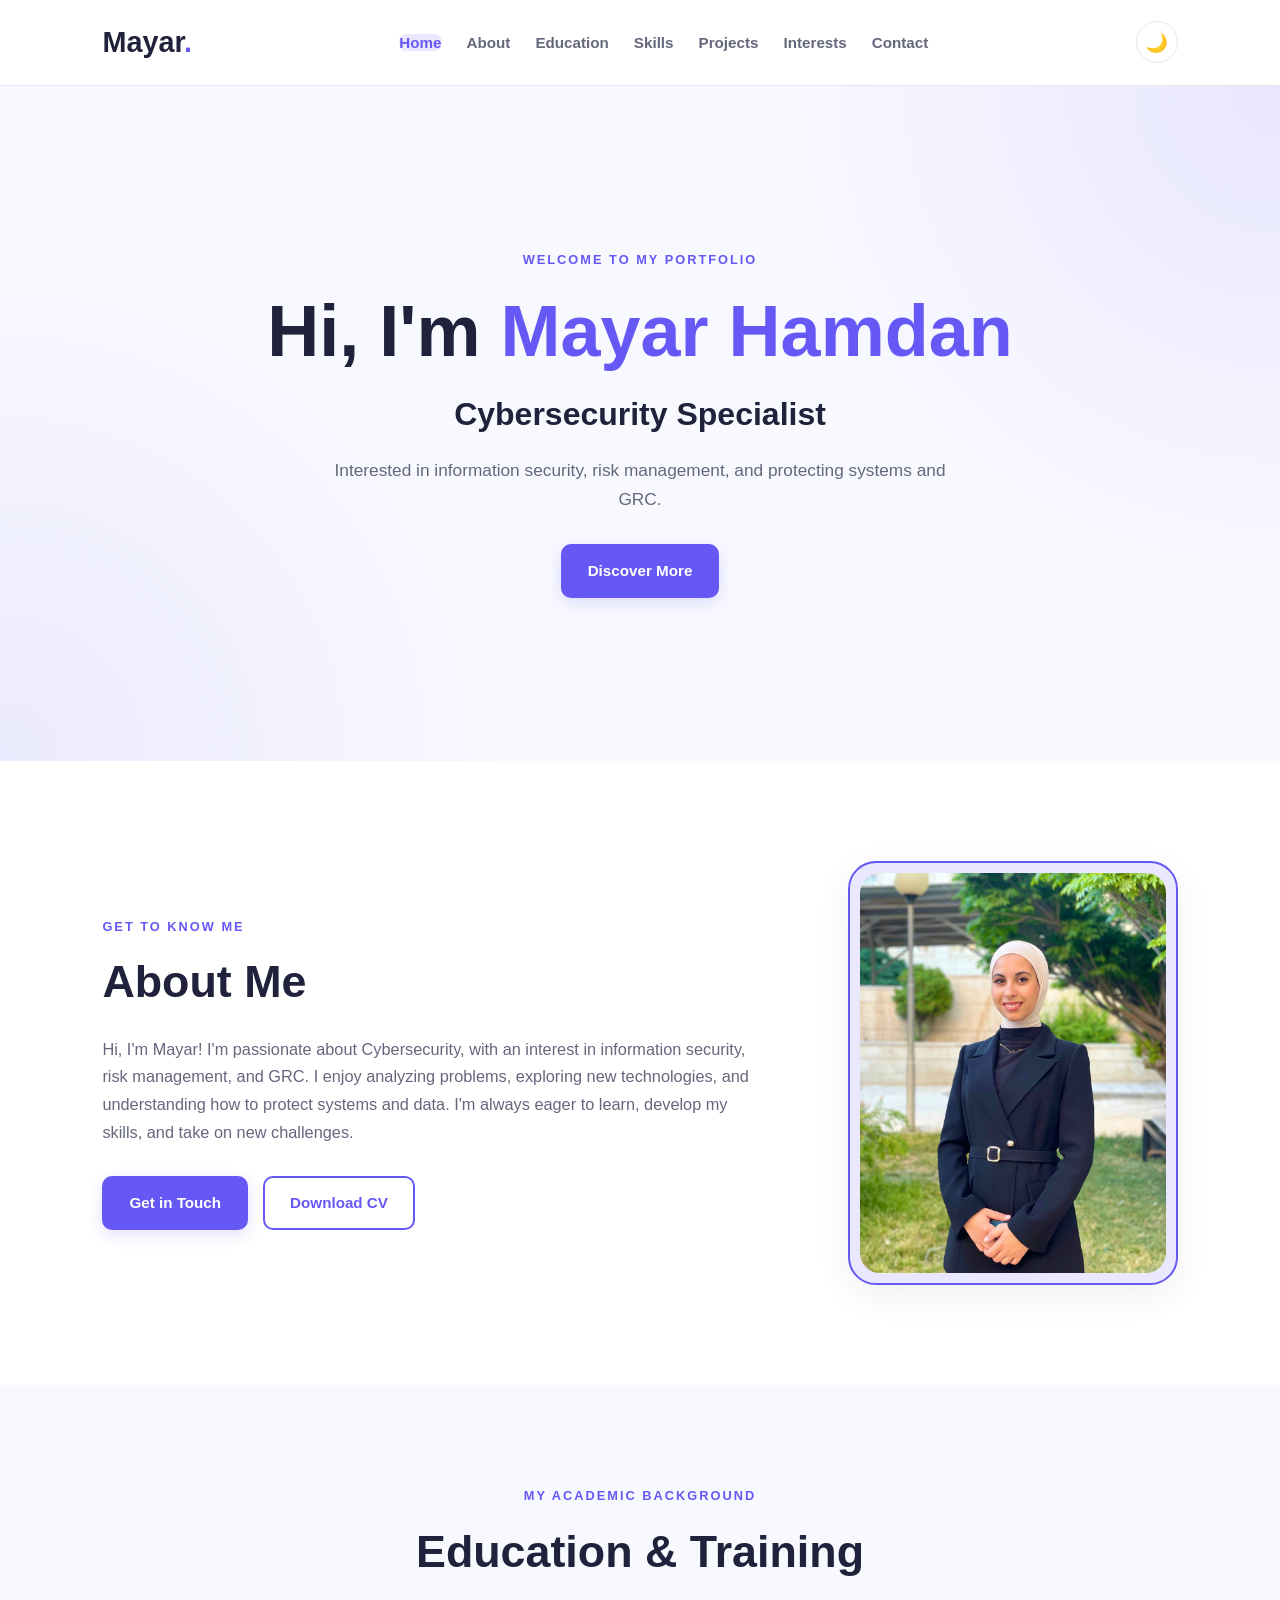
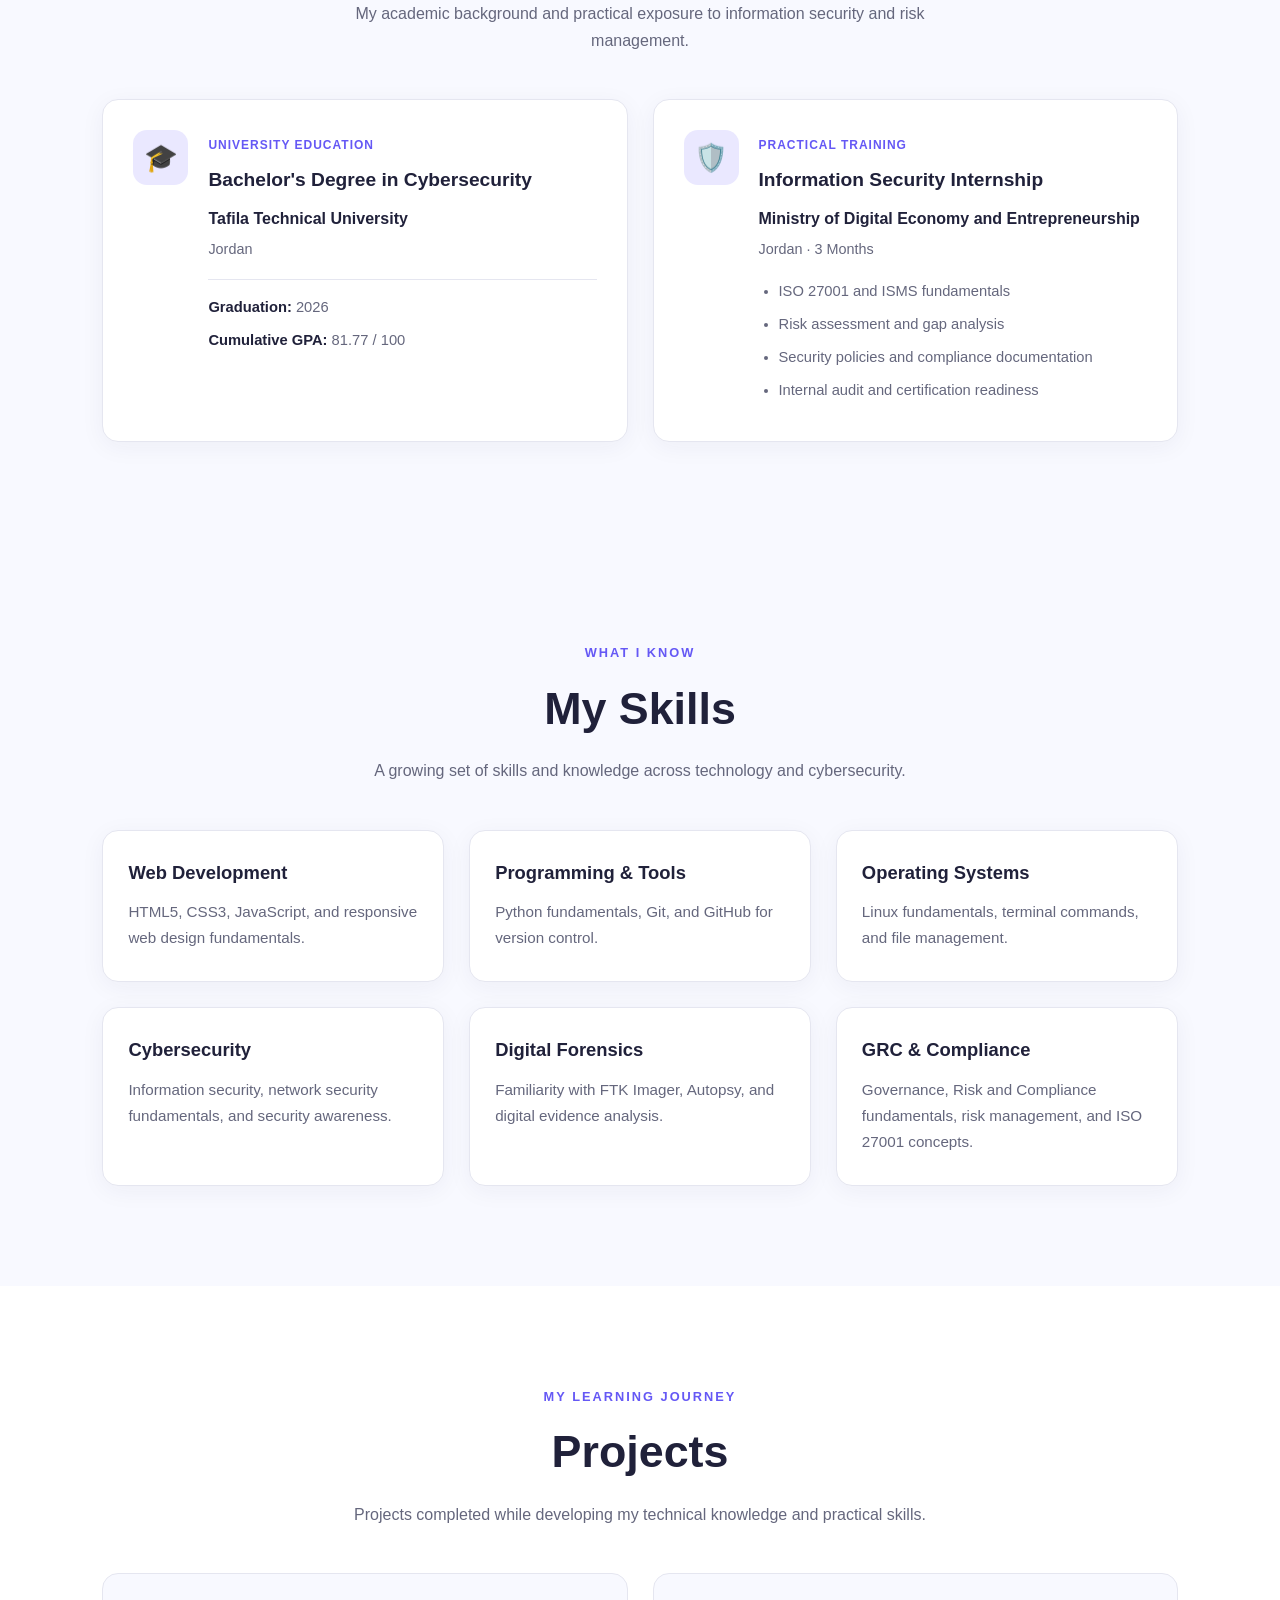
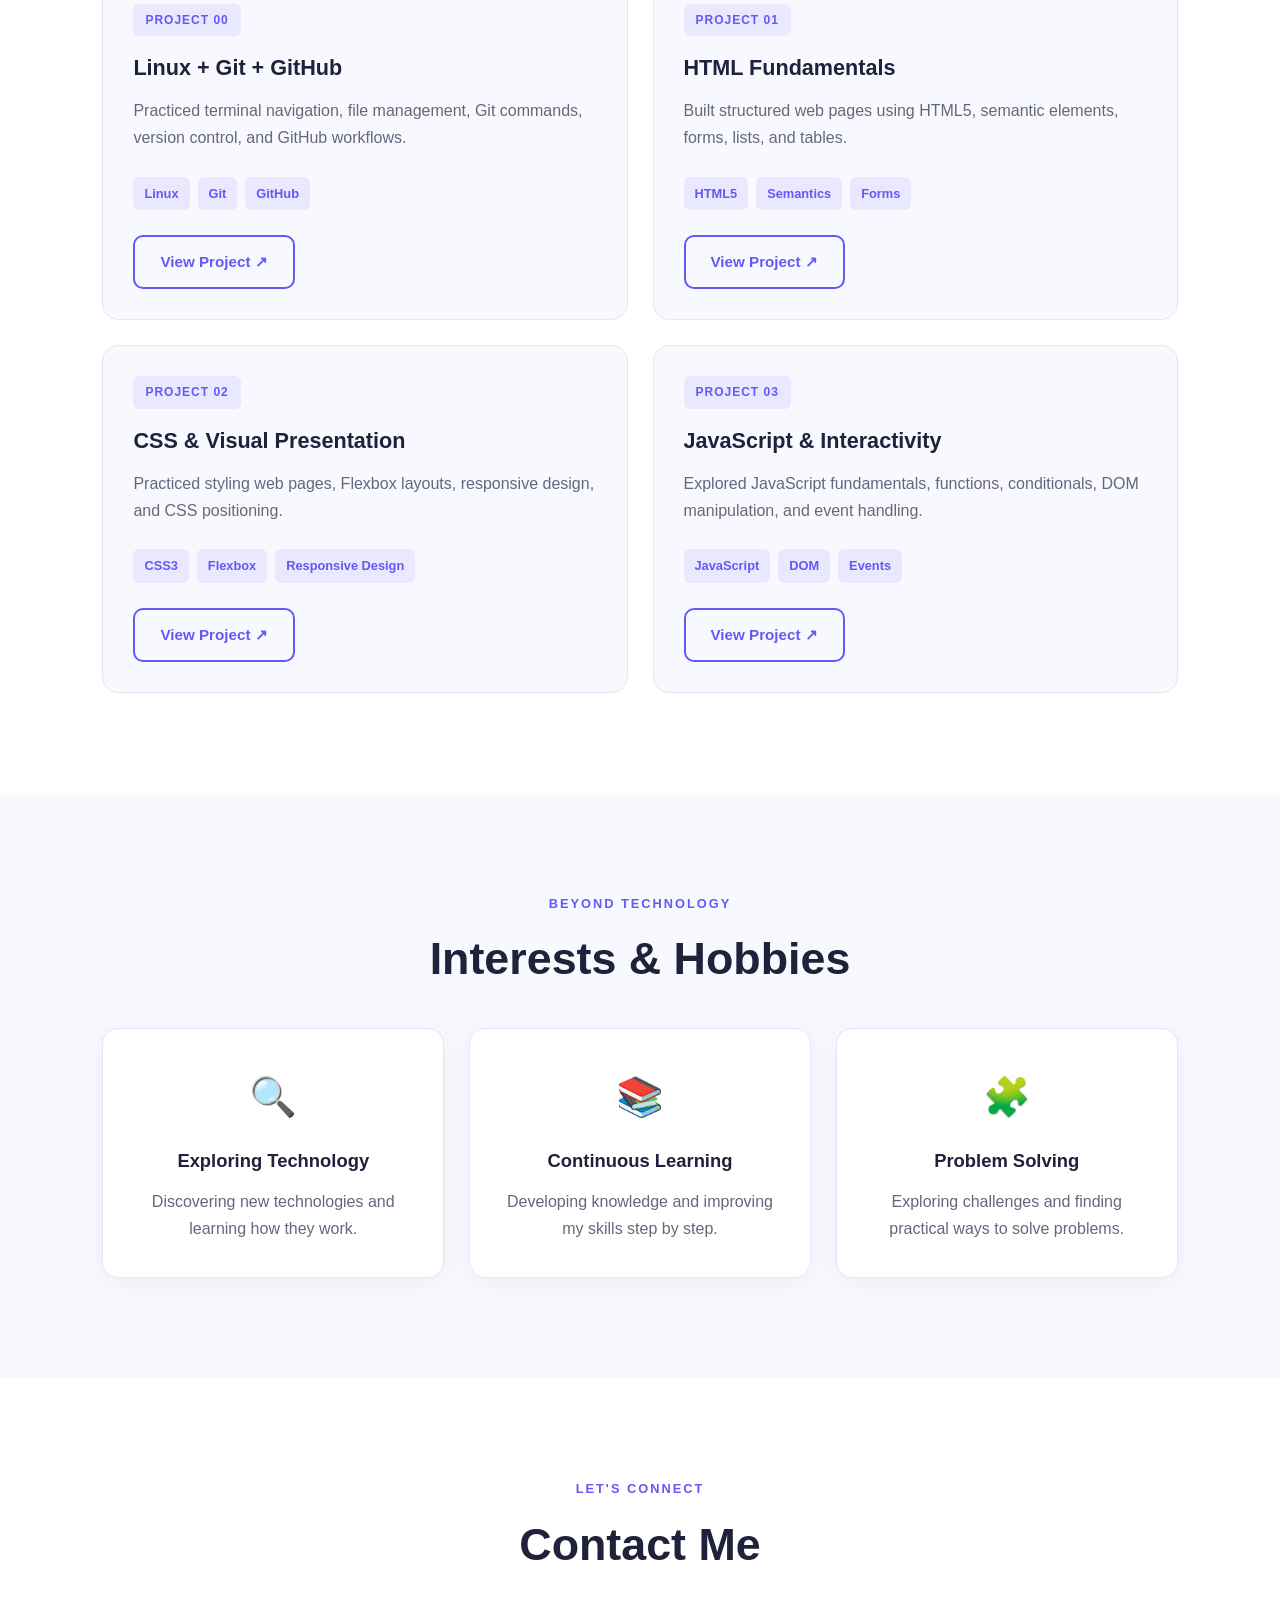
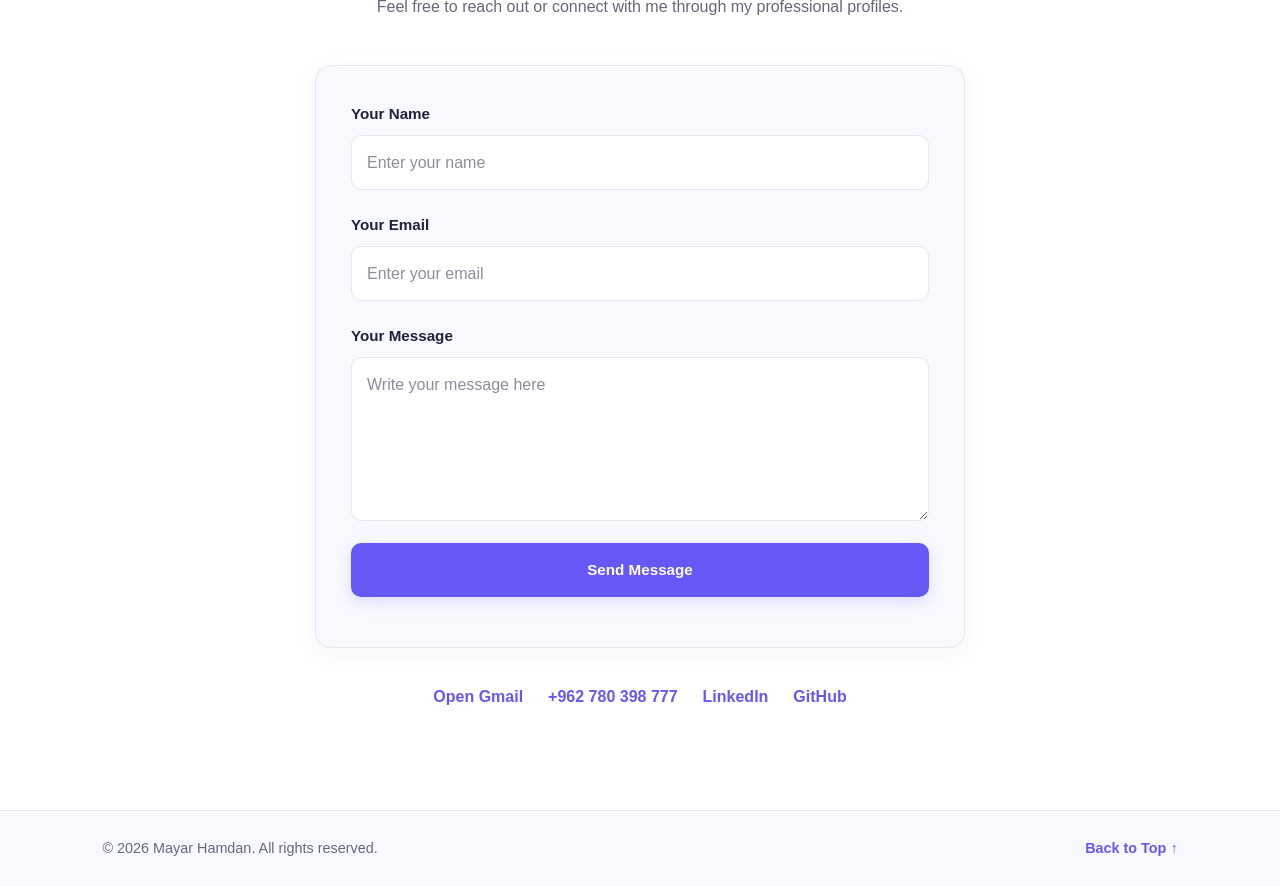
<file: ex00/index.html>
<!DOCTYPE html>
<html lang="en">

<head>
    <meta charset="UTF-8">
    <meta name="viewport" content="width=device-width, initial-scale=1.0">

    <meta
        name="description"
        content="Mayar Hamdan's personal portfolio showcasing cybersecurity, education, projects, and technical skills."
    >

    <title>Mayar Hamdan | Cybersecurity Portfolio</title>

    <link rel="stylesheet" href="style.css">
    <script src="script.js" defer></script>
</head>

<body>

    <!-- Header and Navigation -->
    <header class="site-header">

        <nav class="navbar" aria-label="Main navigation">

            <a href="#home" class="logo">Mayar<span>.</span></a>

            <ul class="nav-links">
                <li><a href="#home">Home</a></li>
                <li><a href="#about">About</a></li>
                <li><a href="#education">Education</a></li>
                <li><a href="#skills">Skills</a></li>
                <li><a href="#projects">Projects</a></li>
                <li><a href="#hobbies">Interests</a></li>
                <li><a href="#contact">Contact</a></li>
            </ul>

            <button
                type="button"
                id="theme-toggle"
                aria-label="Switch to dark theme"
            >
                🌙
            </button>

        </nav>

    </header>


    <main>

        <!-- Home Section -->
        <section id="home" class="hero-section">

            <div class="hero-content">

                <p class="section-label">WELCOME TO MY PORTFOLIO</p>

                <h1>
                    Hi, I'm <span>Mayar Hamdan</span>
                </h1>

                <h2>Cybersecurity Specialist</h2>

                <p>
                    Interested in information security, risk management,
                    and protecting systems and GRC.
                </p>

                <a href="#about" class="primary-button">
                    Discover More
                </a>

            </div>

        </section>


        <!-- About Me Section -->
        <section id="about" class="about-section">

            <div class="about-content">

                <p class="section-label">GET TO KNOW ME</p>

                <h2 class="section-heading">About Me</h2>

                <p>
                    Hi, I'm Mayar! I'm passionate about Cybersecurity,
                    with an interest in information security, risk
                    management, and GRC. I enjoy analyzing problems,
                    exploring new technologies, and understanding how
                    to protect systems and data. I'm always eager to
                    learn, develop my skills, and take on new challenges.
                </p>

                <div class="about-buttons">

                    <a href="#contact" class="primary-button">
                        Get in Touch
                    </a>

                    <a
                        href="assets/Mayar_Adnan_CV.docx"
                        class="secondary-button"
                        download
                    >
                        Download CV
                    </a>

                </div>

            </div>

            <div class="about-image">

                <img
                    src="assets/profile.jpg"
                    alt="Portrait of Mayar Hamdan"
                    width="400"
                    height="400"
                >

            </div>

        </section>


        <!-- Education and Training Section -->
        <section id="education" class="education-section">

            <p class="section-label">MY ACADEMIC BACKGROUND</p>

            <h2 class="section-heading">Education & Training</h2>

            <p class="section-description">
                My academic background and practical exposure
                to information security and risk management.
            </p>

            <div class="education-grid">

                <!-- University Education -->
                <article class="education-card">

                    <div class="education-icon" aria-hidden="true">
                        🎓
                    </div>

                    <div class="education-details">

                        <span class="education-type">
                            UNIVERSITY EDUCATION
                        </span>

                        <h3>Bachelor's Degree in Cybersecurity</h3>

                        <p class="education-institution">
                            Tafila Technical University
                        </p>

                        <p class="education-location">
                            Jordan
                        </p>

                        <div class="education-info">

                            <p>
                                <strong>Graduation:</strong> 2026
                            </p>

                            <p>
                                <strong>Cumulative GPA:</strong>
                                81.77 / 100
                            </p>

                        </div>

                    </div>

                </article>


                <!-- Internship -->
                <article class="education-card">

                    <div class="education-icon" aria-hidden="true">
                        🛡️
                    </div>

                    <div class="education-details">

                        <span class="education-type">
                            PRACTICAL TRAINING
                        </span>

                        <h3>Information Security Internship</h3>

                        <p class="education-institution">
                            Ministry of Digital Economy and
                            Entrepreneurship
                        </p>

                        <p class="education-location">
                            Jordan · 3 Months
                        </p>

                        <ul class="training-list">
                            <li>ISO 27001 and ISMS fundamentals</li>
                            <li>Risk assessment and gap analysis</li>
                            <li>Security policies and compliance documentation</li>
                            <li>Internal audit and certification readiness</li>
                        </ul>

                    </div>

                </article>

            </div>

        </section>


        <!-- Skills Section -->
        <section id="skills" class="skills-section">

            <p class="section-label">WHAT I KNOW</p>

            <h2 class="section-heading">My Skills</h2>

            <p class="section-description">
                A growing set of skills and knowledge across technology
                and cybersecurity.
            </p>

            <div class="skills-grid">

                <article class="skill-card">
                    <h3>Web Development</h3>
                    <p>
                        HTML5, CSS3, JavaScript, and responsive web design
                        fundamentals.
                    </p>
                </article>

                <article class="skill-card">
                    <h3>Programming & Tools</h3>
                    <p>
                        Python fundamentals, Git, and GitHub for
                        version control.
                    </p>
                </article>

                <article class="skill-card">
                    <h3>Operating Systems</h3>
                    <p>
                        Linux fundamentals, terminal commands,
                        and file management.
                    </p>
                </article>

                <article class="skill-card">
                    <h3>Cybersecurity</h3>
                    <p>
                        Information security, network security
                        fundamentals, and security awareness.
                    </p>
                </article>

                <article class="skill-card">
                    <h3>Digital Forensics</h3>
                    <p>
                        Familiarity with FTK Imager, Autopsy,
                        and digital evidence analysis.
                    </p>
                </article>

                <article class="skill-card">
                    <h3>GRC & Compliance</h3>
                    <p>
                        Governance, Risk and Compliance fundamentals,
                        risk management, and ISO 27001 concepts.
                    </p>
                </article>

            </div>

        </section>


        <!-- Projects Section -->
        <section id="projects" class="projects-section">

            <p class="section-label">MY LEARNING JOURNEY</p>

            <h2 class="section-heading">Projects</h2>

            <p class="section-description">
                Projects completed while developing my technical
                knowledge and practical skills.
            </p>

            <div class="projects-grid">

                <!-- Project 00 -->
                <article class="project-card">

                    <span class="project-number">PROJECT 00</span>

                    <h3>Linux + Git + GitHub</h3>

                    <p>
                        Practiced terminal navigation, file management,
                        Git commands, version control, and GitHub workflows.
                    </p>

                    <div class="project-tags">
                        <span>Linux</span>
                        <span>Git</span>
                        <span>GitHub</span>
                    </div>

                    <a
                        href="https://github.com/MayarHamdan/project-00"
                        class="secondary-button"
                        target="_blank"
                        rel="noopener noreferrer"
                    >
                        View Project ↗
                    </a>

                </article>


                <!-- Project 01 -->
                <article class="project-card">

                    <span class="project-number">PROJECT 01</span>

                    <h3>HTML Fundamentals</h3>

                    <p>
                        Built structured web pages using HTML5,
                        semantic elements, forms, lists, and tables.
                    </p>

                    <div class="project-tags">
                        <span>HTML5</span>
                        <span>Semantics</span>
                        <span>Forms</span>
                    </div>

                    <a
                        href="https://github.com/MayarHamdan/project-01"
                        class="secondary-button"
                        target="_blank"
                        rel="noopener noreferrer"
                    >
                        View Project ↗
                    </a>

                </article>


                <!-- Project 02 -->
                <article class="project-card">

                    <span class="project-number">PROJECT 02</span>

                    <h3>CSS & Visual Presentation</h3>

                    <p>
                        Practiced styling web pages, Flexbox layouts,
                        responsive design, and CSS positioning.
                    </p>

                    <div class="project-tags">
                        <span>CSS3</span>
                        <span>Flexbox</span>
                        <span>Responsive Design</span>
                    </div>

                    <a
                        href="https://github.com/MayarHamdan/project-02"
                        class="secondary-button"
                        target="_blank"
                        rel="noopener noreferrer"
                    >
                        View Project ↗
                    </a>

                </article>


                <!-- Project 03 -->
                <article class="project-card">

                    <span class="project-number">PROJECT 03</span>

                    <h3>JavaScript & Interactivity</h3>

                    <p>
                        Explored JavaScript fundamentals, functions,
                        conditionals, DOM manipulation, and event handling.
                    </p>

                    <div class="project-tags">
                        <span>JavaScript</span>
                        <span>DOM</span>
                        <span>Events</span>
                    </div>

                    <a
                        href="https://github.com/MayarHamdan/project-03"
                        class="secondary-button"
                        target="_blank"
                        rel="noopener noreferrer"
                    >
                        View Project ↗
                    </a>

                </article>

            </div>

        </section>


        <!-- Hobbies and Interests Section -->
        <section id="hobbies" class="hobbies-section">

            <p class="section-label">BEYOND TECHNOLOGY</p>

            <h2 class="section-heading">Interests & Hobbies</h2>

            <div class="hobbies-grid">

                <article class="hobby-card">

                    <span class="hobby-icon" aria-hidden="true">🔍</span>

                    <h3>Exploring Technology</h3>

                    <p>
                        Discovering new technologies and learning
                        how they work.
                    </p>

                </article>

                <article class="hobby-card">

                    <span class="hobby-icon" aria-hidden="true">📚</span>

                    <h3>Continuous Learning</h3>

                    <p>
                        Developing knowledge and improving my skills
                        step by step.
                    </p>

                </article>

                <article class="hobby-card">

                    <span class="hobby-icon" aria-hidden="true">🧩</span>

                    <h3>Problem Solving</h3>

                    <p>
                        Exploring challenges and finding practical
                        ways to solve problems.
                    </p>

                </article>

            </div>

        </section>


        <!-- Contact Section -->
        <section id="contact" class="contact-section">

            <p class="section-label">LET'S CONNECT</p>

            <h2 class="section-heading">Contact Me</h2>

            <p class="section-description">
                Feel free to reach out or connect with me through
                my professional profiles.
            </p>

            <form id="contact-form">

                <div class="form-group">

                    <label for="name">Your Name</label>

                    <input
                        type="text"
                        id="name"
                        name="name"
                        placeholder="Enter your name"
                        required
                    >

                </div>

                <div class="form-group">

                    <label for="email">Your Email</label>

                    <input
                        type="email"
                        id="email"
                        name="email"
                        placeholder="Enter your email"
                        required
                    >

                </div>

                <div class="form-group">

                    <label for="message">Your Message</label>

                    <textarea
                        id="message"
                        name="message"
                        rows="5"
                        placeholder="Write your message here"
                        required
                    ></textarea>

                </div>

                <button type="submit" class="primary-button">
                    Send Message
                </button>

                <p
                    id="form-status"
                    role="status"
                    aria-live="polite"
                ></p>

            </form>


            <!-- Social Links -->
            
<div class="social-links">

    <a
        href="https://mail.google.com/mail/?view=cm&to=mayarhamdan567@gmail.com"
        target="_blank"
        rel="noopener noreferrer"
    >
        Open Gmail
    </a>

    <a
        href="tel:+962780398777"
    >
        +962 780 398 777
    </a>

    <a
        href="https://www.linkedin.com/in/mayar-hamdan-15810b287?utm_source=share_via&utm_content=profile&utm_medium=member_ios"
        target="_blank"
        rel="noopener noreferrer"
    >
        LinkedIn
    </a>

    <a
        href="https://github.com/MayarHamdan"
        target="_blank"
        rel="noopener noreferrer"
    >
        GitHub
    </a>

</div>

        </section>

    </main>


    <!-- Footer -->
    <footer class="footer">

        <p>
            &copy; 2026 Mayar Hamdan. All rights reserved.
        </p>

        <a href="#home">Back to Top ↑</a>

    </footer>

</body>

</html>
</file>
<file: bounce01/style.css>
/* ========================================
   1. CSS VARIABLES
======================================== */

:root {
    --primary-color: #6558f5;
    --primary-hover: #5144df;

    --secondary-color: #eae8ff;
    --accent-color: #a99fff;

    --background-color: #f8f9ff;
    --surface-color: #ffffff;

    --heading-color: #20213a;
    --text-color: #65677d;
    --border-color: #e5e6f0;

    --header-background: rgba(255, 255, 255, 0.92);

    --shadow: 0 10px 35px rgba(37, 37, 80, 0.07);
    --card-shadow: 0 5px 25px rgba(37, 37, 80, 0.05);

    --border-radius: 16px;
    --small-radius: 10px;

    --transition: 0.3s ease;

    --container-width: 1150px;
}


/* ========================================
   2. DARK THEME
======================================== */

body.dark-theme {
    --primary-color: #a99fff;
    --primary-hover: #bcb4ff;

    --secondary-color: #302b4d;
    --accent-color: #c0b8ff;

    --background-color: #151522;
    --surface-color: #202032;

    --heading-color: #f4f3ff;
    --text-color: #c0bfd4;
    --border-color: #37374c;

    --header-background: rgba(25, 25, 41, 0.94);

    --shadow: 0 10px 35px rgba(0, 0, 0, 0.2);
    --card-shadow: 0 5px 25px rgba(0, 0, 0, 0.15);
}


/* ========================================
   3. GLOBAL RESET
======================================== */

* {
    box-sizing: border-box;
    margin: 0;
    padding: 0;
}

html {
    scroll-behavior: smooth;
    scroll-padding-top: 90px;
}

body {
    font-family: Arial, Helvetica, sans-serif;
    background-color: var(--background-color);
    color: var(--text-color);
    line-height: 1.7;

    transition:
        background-color var(--transition),
        color var(--transition);
}

img {
    display: block;
    max-width: 100%;
}

a {
    color: inherit;
}

button,
input,
textarea {
    font: inherit;
}

button {
    cursor: pointer;
}

section {
    padding: 100px 8%;
    scroll-margin-top: 65px;
}

h1,
h2,
h3 {
    color: var(--heading-color);
    line-height: 1.3;
}

p {
    overflow-wrap: anywhere;
}

::selection {
    background-color: var(--primary-color);
    color: #ffffff;
}


/* ========================================
   4. HEADER AND NAVIGATION
======================================== */

.site-header {
    position: sticky;
    top: 0;
    z-index: 1000;

    background-color: var(--header-background);

    backdrop-filter: blur(12px);
    -webkit-backdrop-filter: blur(12px);

    border-bottom: 1px solid var(--border-color);
}

.navbar {
    max-width: 1400px;
    margin: 0 auto;
    padding: 18px 8%;

    display: flex;
    align-items: center;
    justify-content: space-between;
    gap: 25px;
}

.logo {
    font-size: 1.8rem;
    font-weight: 800;

    color: var(--heading-color);
    text-decoration: none;

    white-space: nowrap;
}

.logo span {
    color: var(--primary-color);
}

.nav-links {
    list-style: none;

    display: flex;
    align-items: center;
    justify-content: center;
    flex-wrap: wrap;
    gap: 25px;
}

.nav-links a {
    position: relative;

    color: var(--text-color);
    text-decoration: none;

    font-size: 0.95rem;
    font-weight: 600;

    transition: color var(--transition);
}

.nav-links a:hover {
    color: var(--primary-color);
}

.nav-links a::after {
    content: "";

    position: absolute;
    left: 0;
    bottom: -6px;

    width: 0;
    height: 2px;

    background-color: var(--primary-color);

    transition: width var(--transition);
}

.nav-links a:hover::after {
    width: 100%;
}


/* ========================================
   5. THEME TOGGLE BUTTON
======================================== */

#theme-toggle {
    width: 42px;
    height: 42px;

    display: flex;
    align-items: center;
    justify-content: center;

    flex-shrink: 0;

    border: 1px solid var(--border-color);
    border-radius: 50%;

    background-color: var(--surface-color);

    font-size: 1.15rem;

    transition:
        transform var(--transition),
        background-color var(--transition);
}

#theme-toggle:hover {
    transform: rotate(15deg);
}


/* ========================================
   6. BUTTONS
======================================== */

.primary-button,
.secondary-button {
    display: inline-flex;
    align-items: center;
    justify-content: center;

    min-height: 46px;
    padding: 12px 25px;

    border-radius: var(--small-radius);

    font-size: 0.95rem;
    font-weight: 700;

    text-decoration: none;
    text-align: center;

    cursor: pointer;

    transition:
        background-color var(--transition),
        color var(--transition),
        border-color var(--transition),
        transform var(--transition),
        box-shadow var(--transition);
}

.primary-button {
    border: 2px solid var(--primary-color);

    background-color: var(--primary-color);
    color: #ffffff;

    box-shadow: 0 5px 15px rgba(101, 88, 245, 0.18);
}

.primary-button:hover {
    background-color: var(--primary-hover);
    border-color: var(--primary-hover);

    transform: translateY(-3px);
}

.secondary-button {
    border: 2px solid var(--primary-color);

    background-color: transparent;
    color: var(--primary-color);
}

.secondary-button:hover {
    background-color: var(--primary-color);
    color: #ffffff;

    transform: translateY(-3px);
}


/* ========================================
   7. HERO SECTION
======================================== */

.hero-section {
    min-height: 75vh;

    display: flex;
    align-items: center;
    justify-content: center;

    text-align: center;

    background:
        radial-gradient(
            circle at top right,
            rgba(169, 159, 255, 0.2),
            transparent 35%
        ),
        radial-gradient(
            circle at bottom left,
            rgba(101, 88, 245, 0.09),
            transparent 35%
        );
}

.hero-content {
    width: 100%;
    max-width: 800px;
}

.section-label {
    margin-bottom: 15px;

    color: var(--primary-color);

    font-size: 0.8rem;
    font-weight: 800;

    letter-spacing: 2px;
    text-transform: uppercase;
}

.hero-content h1 {
    margin-bottom: 15px;

    font-size: clamp(2.5rem, 6vw, 4.5rem);
    font-weight: 800;
}

.hero-content h1 span {
    color: var(--primary-color);
}

.hero-content h2 {
    margin-bottom: 20px;

    font-size: clamp(1.3rem, 3vw, 2rem);
    font-weight: 600;
}

.hero-content > p:not(.section-label) {
    max-width: 650px;
    margin: 0 auto 30px;

    font-size: 1.08rem;
}


/* ========================================
   8. SECTION HEADINGS
======================================== */

.section-heading {
    margin-bottom: 20px;

    font-size: clamp(2rem, 4vw, 2.8rem);
    font-weight: 800;
}

.section-description {
    max-width: 650px;
    margin: 0 auto 45px;

    text-align: center;
}


/* ========================================
   9. ABOUT SECTION
======================================== */

.about-section {
    display: flex;
    align-items: center;
    justify-content: space-between;

    gap: 70px;

    background-color: var(--surface-color);
}

.about-content {
    flex: 1;
    max-width: 650px;
}

.about-content .section-heading {
    margin-bottom: 25px;
}

.about-content > p:not(.section-label) {
    margin-bottom: 20px;
    font-size: 1.02rem;
}

.about-buttons {
    display: flex;
    align-items: center;
    flex-wrap: wrap;

    gap: 15px;
    margin-top: 30px;
}

.about-image {
    flex: 0 0 330px;

    width: 330px;
    max-width: 100%;

    padding: 10px;

    border: 2px solid var(--primary-color);
    border-radius: 28px;

    background-color: var(--secondary-color);

    box-shadow: var(--shadow);
}

.about-image img {
    width: 100%;
    aspect-ratio: 1 / 1;

    object-fit: cover;

    border-radius: 20px;
}


/* ========================================
   10. SKILLS SECTION
======================================== */

.skills-section {
    text-align: center;
}

.skills-grid {
    display: grid;

    grid-template-columns: repeat(3, minmax(0, 1fr));

    gap: 25px;

    margin-top: 45px;
}

.skill-card {
    padding: 30px 25px;

    background-color: var(--surface-color);

    border: 1px solid var(--border-color);
    border-radius: var(--border-radius);

    box-shadow: var(--card-shadow);

    text-align: left;

    transition:
        transform var(--transition),
        border-color var(--transition),
        box-shadow var(--transition);
}

.skill-card:hover {
    transform: translateY(-7px);

    border-color: var(--primary-color);

    box-shadow: var(--shadow);
}

.skill-card h3 {
    margin-bottom: 15px;

    font-size: 1.15rem;
}

.skill-card p {
    font-size: 0.95rem;
}


/* ========================================
   11. PROJECTS SECTION
======================================== */

.projects-section {
    background-color: var(--surface-color);

    text-align: center;
}

.projects-grid {
    display: grid;

    grid-template-columns: repeat(2, minmax(0, 1fr));

    gap: 25px;

    margin-top: 45px;

    text-align: left;
}

.project-card {
    display: flex;
    flex-direction: column;
    align-items: flex-start;

    padding: 30px;

    background-color: var(--background-color);

    border: 1px solid var(--border-color);
    border-radius: var(--border-radius);

    transition:
        transform var(--transition),
        border-color var(--transition),
        box-shadow var(--transition);
}

.project-card:hover {
    transform: translateY(-6px);

    border-color: var(--primary-color);

    box-shadow: var(--shadow);
}

.project-number {
    display: inline-block;

    margin-bottom: 18px;
    padding: 6px 12px;

    background-color: var(--secondary-color);
    color: var(--primary-color);

    border-radius: 6px;

    font-size: 0.75rem;
    font-weight: 800;

    letter-spacing: 1px;
}

.project-card h3 {
    margin-bottom: 15px;

    font-size: 1.35rem;
}

.project-card > p {
    margin-bottom: 25px;
}

.project-tags {
    display: flex;
    flex-wrap: wrap;

    gap: 8px;

    margin-top: auto;
}

.project-tags span {
    display: inline-block;

    padding: 6px 11px;

    background-color: var(--secondary-color);
    color: var(--primary-color);

    border-radius: 6px;

    font-size: 0.8rem;
    font-weight: 600;
}


/* ========================================
   12. HOBBIES AND INTERESTS
======================================== */

.hobbies-section {
    text-align: center;
}

.hobbies-grid {
    display: grid;

    grid-template-columns: repeat(3, minmax(0, 1fr));

    gap: 25px;

    margin-top: 40px;
}

.hobby-card {
    padding: 35px 25px;

    background-color: var(--surface-color);

    border: 1px solid var(--border-color);
    border-radius: var(--border-radius);

    box-shadow: var(--card-shadow);

    transition:
        transform var(--transition),
        border-color var(--transition);
}

.hobby-card:hover {
    transform: translateY(-6px);

    border-color: var(--primary-color);
}

.hobby-icon {
    display: inline-block;

    margin-bottom: 20px;

    font-size: 2.4rem;
}

.hobby-card h3 {
    margin-bottom: 15px;

    font-size: 1.15rem;
}


/* ========================================
   13. CONTACT SECTION
======================================== */

.contact-section {
    background-color: var(--surface-color);

    text-align: center;
}

#contact-form {
    width: 100%;
    max-width: 650px;

    margin: 0 auto;

    padding: 35px;

    background-color: var(--background-color);

    border: 1px solid var(--border-color);
    border-radius: var(--border-radius);

    box-shadow: var(--card-shadow);

    text-align: left;
}

.form-group {
    margin-bottom: 22px;
}

.form-group label {
    display: block;

    margin-bottom: 8px;

    color: var(--heading-color);

    font-size: 0.95rem;
    font-weight: 700;
}

.form-group input,
.form-group textarea {
    display: block;

    width: 100%;

    padding: 13px 15px;

    border: 1px solid var(--border-color);
    border-radius: var(--small-radius);

    background-color: var(--surface-color);
    color: var(--heading-color);

    outline: none;

    transition:
        border-color var(--transition),
        box-shadow var(--transition);
}

.form-group input::placeholder,
.form-group textarea::placeholder {
    color: var(--text-color);
    opacity: 0.75;
}

.form-group input:focus,
.form-group textarea:focus {
    border-color: var(--primary-color);

    box-shadow: 0 0 0 3px rgba(101, 88, 245, 0.12);
}

.form-group textarea {
    min-height: 140px;

    resize: vertical;
}

#contact-form .primary-button {
    width: 100%;
}

#form-status {
    margin-top: 15px;

    font-size: 0.95rem;
}


/* ========================================
   14. SOCIAL LINKS
======================================== */

.social-links {
    display: flex;
    justify-content: center;
    flex-wrap: wrap;

    gap: 25px;

    margin-top: 35px;
}

.social-links a {
    color: var(--primary-color);

    font-weight: 700;
    text-decoration: none;

    transition:
        color var(--transition),
        transform var(--transition);
}

.social-links a:hover {
    color: var(--primary-hover);

    transform: translateY(-2px);
}


/* ========================================
   15. FOOTER
======================================== */

.footer {
    display: flex;
    align-items: center;
    justify-content: space-between;
    flex-wrap: wrap;

    gap: 15px;

    padding: 25px 8%;

    background-color: var(--background-color);

    border-top: 1px solid var(--border-color);

    text-align: center;
}

.footer p {
    font-size: 0.9rem;
}

.footer a {
    color: var(--primary-color);

    font-size: 0.9rem;
    font-weight: 700;

    text-decoration: none;
}

.footer a:hover {
    text-decoration: underline;
}


/* ========================================
   16. ACCESSIBILITY
======================================== */

a:focus-visible,
button:focus-visible {
    outline: 3px solid var(--primary-color);
    outline-offset: 4px;
}


/* ========================================
   17. TABLET RESPONSIVENESS
======================================== */

@media (max-width: 1000px) {

    .navbar {
        padding: 16px 5%;
        gap: 18px;
    }

    .nav-links {
        gap: 15px;
    }

    .nav-links a {
        font-size: 0.88rem;
    }

    section {
        padding: 80px 6%;
    }

    .about-section {
        gap: 40px;
    }

    .about-image {
        flex-basis: 280px;
        width: 280px;
    }

    .skills-grid {
        grid-template-columns: repeat(2, minmax(0, 1fr));
    }

    .hobbies-grid {
        grid-template-columns: repeat(2, minmax(0, 1fr));
    }
}


/* ========================================
   18. MOBILE RESPONSIVENESS
======================================== */

@media (max-width: 700px) {

    html {
        scroll-padding-top: 150px;
    }

    section {
        padding: 65px 6%;
    }

    .navbar {
        flex-wrap: wrap;
        justify-content: space-between;

        padding: 15px 6%;
    }

    .logo {
        font-size: 1.6rem;
    }

    #theme-toggle {
        width: 38px;
        height: 38px;
    }

    .nav-links {
        order: 3;

        width: 100%;

        display: flex;
        justify-content: center;
        flex-wrap: wrap;

        gap: 12px 18px;
    }

    .nav-links a {
        font-size: 0.85rem;
    }

    .hero-section {
        min-height: 65vh;
    }

    .hero-content h1 {
        font-size: 2.5rem;
    }

    .hero-content > p:not(.section-label) {
        font-size: 1rem;
    }

    .about-section {
        flex-direction: column-reverse;
        align-items: center;

        gap: 35px;

        text-align: center;
    }

    .about-content {
        width: 100%;
    }

    .about-buttons {
        justify-content: center;
    }

    .about-image {
        flex: 0 1 auto;

        width: min(280px, 100%);
    }

    .skills-grid,
    .projects-grid,
    .hobbies-grid {
        grid-template-columns: minmax(0, 1fr);
    }

    .skill-card,
    .project-card,
    .hobby-card {
        padding: 25px;
    }

    #contact-form {
        padding: 25px 20px;
    }

    .footer {
        flex-direction: column;
        justify-content: center;

        padding: 25px 6%;
    }
}


/* ========================================
   19. SMALL MOBILE SCREENS
======================================== */

@media (max-width: 380px) {

    .hero-content h1 {
        font-size: 2rem;
    }

    .nav-links {
        gap: 10px 13px;
    }

    .about-buttons {
        flex-direction: column;
        align-items: stretch;
    }

    .about-buttons a {
        width: 100%;
    }

    .social-links {
        gap: 15px;
    }
}


/* ========================================
   20. REDUCED MOTION ACCESSIBILITY
======================================== */

@media (prefers-reduced-motion: reduce) {

    *,
    *::before,
    *::after {
        scroll-behavior: auto !important;
        animation-duration: 0.01ms !important;
        animation-iteration-count: 1 !important;
        transition-duration: 0.01ms !important;
    }
}
/* Project links */

.project-card .secondary-button {
    margin-top: 25px;
    align-self: flex-start;
}

.project-card {
    height: 100%;
}
/* ========================================
   EDUCATION & TRAINING SECTION
======================================== */

.education-section {
    text-align: center;
}

.education-grid {
    display: grid;
    grid-template-columns: repeat(2, minmax(0, 1fr));
    gap: 25px;
    margin-top: 45px;
    text-align: left;
}

.education-card {
    display: flex;
    align-items: flex-start;
    gap: 20px;

    padding: 30px;

    background-color: var(--surface-color);
    border: 1px solid var(--border-color);
    border-radius: var(--border-radius);

    box-shadow: var(--card-shadow);

    transition:
        transform var(--transition),
        border-color var(--transition),
        box-shadow var(--transition);
}

.education-card:hover {
    transform: translateY(-5px);
    border-color: var(--primary-color);
    box-shadow: var(--shadow);
}

.education-icon {
    display: flex;
    align-items: center;
    justify-content: center;

    flex-shrink: 0;

    width: 55px;
    height: 55px;

    background-color: var(--secondary-color);
    border-radius: 14px;

    font-size: 1.7rem;
}

.education-details {
    flex: 1;
    min-width: 0;
}

.education-type {
    display: inline-block;
    margin-bottom: 12px;

    color: var(--primary-color);

    font-size: 0.75rem;
    font-weight: 800;
    letter-spacing: 1px;
}

.education-details h3 {
    margin-bottom: 12px;
    font-size: 1.2rem;
}

.education-institution {
    margin-bottom: 5px;
    color: var(--heading-color);
    font-weight: 600;
}

.education-location {
    margin-bottom: 18px;
    font-size: 0.9rem;
}

.education-info {
    padding-top: 15px;
    border-top: 1px solid var(--border-color);
}

.education-info p {
    margin-bottom: 8px;
    font-size: 0.92rem;
}

.education-info strong {
    color: var(--heading-color);
}

.training-list {
    padding-left: 20px;
    margin-top: 15px;
}

.training-list li {
    margin-bottom: 8px;
    font-size: 0.92rem;
}

/* Education section: tablet and mobile */

@media (max-width: 900px) {
    .education-grid {
        grid-template-columns: minmax(0, 1fr);
    }
}

@media (max-width: 480px) {
    .education-card {
        flex-direction: column;
        padding: 25px;
    }
}


/* Active Navbar Link */
.nav-links a.active {
    color: var(--primary-color);
    background-color: var(--secondary-color);
    border-radius: 8px;
    font-weight: 700;
}

/* Smooth transition for navbar links */
.nav-links a {
    transition: color 0.3s ease, background-color 0.3s ease;
}

/* Bounce 01 - Image Switcher */

.about-image img {
    transition: opacity 0.3s ease;
}

.about-image img.fade-out {
    opacity: 0;
}

#switch-image-btn {
    display: block;
    margin: 15px auto 0;
    padding: 10px 20px;
    border: none;
    border-radius: 8px;
    background-color: var(--primary-color);
    color: white;
    font: inherit;
    cursor: pointer;
    transition: opacity 0.3s ease;
}

#switch-image-btn:hover {
    opacity: 0.85;
}

#switch-image-btn:focus-visible {
    outline: 3px solid var(--primary-color);
    outline-offset: 4px;
}
</file>
<file: bounce02/style.css>
/* ========================================
   1. CSS VARIABLES
======================================== */

:root {
    --primary-color: #6558f5;
    --primary-hover: #5144df;

    --secondary-color: #eae8ff;
    --accent-color: #a99fff;

    --background-color: #f8f9ff;
    --surface-color: #ffffff;

    --heading-color: #20213a;
    --text-color: #65677d;
    --border-color: #e5e6f0;

    --header-background: rgba(255, 255, 255, 0.92);

    --shadow: 0 10px 35px rgba(37, 37, 80, 0.07);
    --card-shadow: 0 5px 25px rgba(37, 37, 80, 0.05);

    --border-radius: 16px;
    --small-radius: 10px;

    --transition: 0.3s ease;

    --container-width: 1150px;
}


/* ========================================
   2. DARK THEME
======================================== */

body.dark-theme {
    --primary-color: #a99fff;
    --primary-hover: #bcb4ff;

    --secondary-color: #302b4d;
    --accent-color: #c0b8ff;

    --background-color: #151522;
    --surface-color: #202032;

    --heading-color: #f4f3ff;
    --text-color: #c0bfd4;
    --border-color: #37374c;

    --header-background: rgba(25, 25, 41, 0.94);

    --shadow: 0 10px 35px rgba(0, 0, 0, 0.2);
    --card-shadow: 0 5px 25px rgba(0, 0, 0, 0.15);
}


/* ========================================
   3. GLOBAL RESET
======================================== */

* {
    box-sizing: border-box;
    margin: 0;
    padding: 0;
}

html {
    scroll-behavior: smooth;
    scroll-padding-top: 90px;
}

body {
    font-family: Arial, Helvetica, sans-serif;
    background-color: var(--background-color);
    color: var(--text-color);
    line-height: 1.7;

    transition:
        background-color var(--transition),
        color var(--transition);
}

img {
    display: block;
    max-width: 100%;
}

a {
    color: inherit;
}

button,
input,
textarea {
    font: inherit;
}

button {
    cursor: pointer;
}

section {
    padding: 100px 8%;
    scroll-margin-top: 65px;
}

h1,
h2,
h3 {
    color: var(--heading-color);
    line-height: 1.3;
}

p {
    overflow-wrap: anywhere;
}

::selection {
    background-color: var(--primary-color);
    color: #ffffff;
}


/* ========================================
   4. HEADER AND NAVIGATION
======================================== */

.site-header {
    position: sticky;
    top: 0;
    z-index: 1000;

    background-color: var(--header-background);

    backdrop-filter: blur(12px);
    -webkit-backdrop-filter: blur(12px);

    border-bottom: 1px solid var(--border-color);
}

.navbar {
    max-width: 1400px;
    margin: 0 auto;
    padding: 18px 8%;

    display: flex;
    align-items: center;
    justify-content: space-between;
    gap: 25px;
}

.logo {
    font-size: 1.8rem;
    font-weight: 800;

    color: var(--heading-color);
    text-decoration: none;

    white-space: nowrap;
}

.logo span {
    color: var(--primary-color);
}

.nav-links {
    list-style: none;

    display: flex;
    align-items: center;
    justify-content: center;
    flex-wrap: wrap;
    gap: 25px;
}

.nav-links a {
    position: relative;

    color: var(--text-color);
    text-decoration: none;

    font-size: 0.95rem;
    font-weight: 600;

    transition: color var(--transition);
}

.nav-links a:hover {
    color: var(--primary-color);
}

.nav-links a::after {
    content: "";

    position: absolute;
    left: 0;
    bottom: -6px;

    width: 0;
    height: 2px;

    background-color: var(--primary-color);

    transition: width var(--transition);
}

.nav-links a:hover::after {
    width: 100%;
}


/* ========================================
   5. THEME TOGGLE BUTTON
======================================== */

#theme-toggle {
    width: 42px;
    height: 42px;

    display: flex;
    align-items: center;
    justify-content: center;

    flex-shrink: 0;

    border: 1px solid var(--border-color);
    border-radius: 50%;

    background-color: var(--surface-color);

    font-size: 1.15rem;

    transition:
        transform var(--transition),
        background-color var(--transition);
}

#theme-toggle:hover {
    transform: rotate(15deg);
}


/* ========================================
   6. BUTTONS
======================================== */

.primary-button,
.secondary-button {
    display: inline-flex;
    align-items: center;
    justify-content: center;

    min-height: 46px;
    padding: 12px 25px;

    border-radius: var(--small-radius);

    font-size: 0.95rem;
    font-weight: 700;

    text-decoration: none;
    text-align: center;

    cursor: pointer;

    transition:
        background-color var(--transition),
        color var(--transition),
        border-color var(--transition),
        transform var(--transition),
        box-shadow var(--transition);
}

.primary-button {
    border: 2px solid var(--primary-color);

    background-color: var(--primary-color);
    color: #ffffff;

    box-shadow: 0 5px 15px rgba(101, 88, 245, 0.18);
}

.primary-button:hover {
    background-color: var(--primary-hover);
    border-color: var(--primary-hover);

    transform: translateY(-3px);
}

.secondary-button {
    border: 2px solid var(--primary-color);

    background-color: transparent;
    color: var(--primary-color);
}

.secondary-button:hover {
    background-color: var(--primary-color);
    color: #ffffff;

    transform: translateY(-3px);
}


/* ========================================
   7. HERO SECTION
======================================== */

.hero-section {
    min-height: 75vh;

    display: flex;
    align-items: center;
    justify-content: center;

    text-align: center;

    background:
        radial-gradient(
            circle at top right,
            rgba(169, 159, 255, 0.2),
            transparent 35%
        ),
        radial-gradient(
            circle at bottom left,
            rgba(101, 88, 245, 0.09),
            transparent 35%
        );
}

.hero-content {
    width: 100%;
    max-width: 800px;
}

.section-label {
    margin-bottom: 15px;

    color: var(--primary-color);

    font-size: 0.8rem;
    font-weight: 800;

    letter-spacing: 2px;
    text-transform: uppercase;
}

.hero-content h1 {
    margin-bottom: 15px;

    font-size: clamp(2.5rem, 6vw, 4.5rem);
    font-weight: 800;
}

.hero-content h1 span {
    color: var(--primary-color);
}

.hero-content h2 {
    margin-bottom: 20px;

    font-size: clamp(1.3rem, 3vw, 2rem);
    font-weight: 600;
}

.hero-content > p:not(.section-label) {
    max-width: 650px;
    margin: 0 auto 30px;

    font-size: 1.08rem;
}


/* ========================================
   8. SECTION HEADINGS
======================================== */

.section-heading {
    margin-bottom: 20px;

    font-size: clamp(2rem, 4vw, 2.8rem);
    font-weight: 800;
}

.section-description {
    max-width: 650px;
    margin: 0 auto 45px;

    text-align: center;
}


/* ========================================
   9. ABOUT SECTION
======================================== */

.about-section {
    display: flex;
    align-items: center;
    justify-content: space-between;

    gap: 70px;

    background-color: var(--surface-color);
}

.about-content {
    flex: 1;
    max-width: 650px;
}

.about-content .section-heading {
    margin-bottom: 25px;
}

.about-content > p:not(.section-label) {
    margin-bottom: 20px;
    font-size: 1.02rem;
}

.about-buttons {
    display: flex;
    align-items: center;
    flex-wrap: wrap;

    gap: 15px;
    margin-top: 30px;
}

.about-image {
    flex: 0 0 330px;

    width: 330px;
    max-width: 100%;

    padding: 10px;

    border: 2px solid var(--primary-color);
    border-radius: 28px;

    background-color: var(--secondary-color);

    box-shadow: var(--shadow);
}

.about-image img {
    width: 100%;
    aspect-ratio: 1 / 1;

    object-fit: cover;

    border-radius: 20px;
}


/* ========================================
   10. SKILLS SECTION
======================================== */

.skills-section {
    text-align: center;
}

.skills-grid {
    display: grid;

    grid-template-columns: repeat(3, minmax(0, 1fr));

    gap: 25px;

    margin-top: 45px;
}

.skill-card {
    padding: 30px 25px;

    background-color: var(--surface-color);

    border: 1px solid var(--border-color);
    border-radius: var(--border-radius);

    box-shadow: var(--card-shadow);

    text-align: left;

    transition:
        transform var(--transition),
        border-color var(--transition),
        box-shadow var(--transition);
}

.skill-card:hover {
    transform: translateY(-7px);

    border-color: var(--primary-color);

    box-shadow: var(--shadow);
}

.skill-card h3 {
    margin-bottom: 15px;

    font-size: 1.15rem;
}

.skill-card p {
    font-size: 0.95rem;
}


/* ========================================
   11. PROJECTS SECTION
======================================== */

.projects-section {
    background-color: var(--surface-color);

    text-align: center;
}

.projects-grid {
    display: grid;

    grid-template-columns: repeat(2, minmax(0, 1fr));

    gap: 25px;

    margin-top: 45px;

    text-align: left;
}

.project-card {
    display: flex;
    flex-direction: column;
    align-items: flex-start;

    padding: 30px;

    background-color: var(--background-color);

    border: 1px solid var(--border-color);
    border-radius: var(--border-radius);

    transition:
        transform var(--transition),
        border-color var(--transition),
        box-shadow var(--transition);
}

.project-card:hover {
    transform: translateY(-6px);

    border-color: var(--primary-color);

    box-shadow: var(--shadow);
}

.project-number {
    display: inline-block;

    margin-bottom: 18px;
    padding: 6px 12px;

    background-color: var(--secondary-color);
    color: var(--primary-color);

    border-radius: 6px;

    font-size: 0.75rem;
    font-weight: 800;

    letter-spacing: 1px;
}

.project-card h3 {
    margin-bottom: 15px;

    font-size: 1.35rem;
}

.project-card > p {
    margin-bottom: 25px;
}

.project-tags {
    display: flex;
    flex-wrap: wrap;

    gap: 8px;

    margin-top: auto;
}

.project-tags span {
    display: inline-block;

    padding: 6px 11px;

    background-color: var(--secondary-color);
    color: var(--primary-color);

    border-radius: 6px;

    font-size: 0.8rem;
    font-weight: 600;
}


/* ========================================
   12. HOBBIES AND INTERESTS
======================================== */

.hobbies-section {
    text-align: center;
}

.hobbies-grid {
    display: grid;

    grid-template-columns: repeat(3, minmax(0, 1fr));

    gap: 25px;

    margin-top: 40px;
}

.hobby-card {
    padding: 35px 25px;

    background-color: var(--surface-color);

    border: 1px solid var(--border-color);
    border-radius: var(--border-radius);

    box-shadow: var(--card-shadow);

    transition:
        transform var(--transition),
        border-color var(--transition);
}

.hobby-card:hover {
    transform: translateY(-6px);

    border-color: var(--primary-color);
}

.hobby-icon {
    display: inline-block;

    margin-bottom: 20px;

    font-size: 2.4rem;
}

.hobby-card h3 {
    margin-bottom: 15px;

    font-size: 1.15rem;
}


/* ========================================
   13. CONTACT SECTION
======================================== */

.contact-section {
    background-color: var(--surface-color);

    text-align: center;
}

#contact-form {
    width: 100%;
    max-width: 650px;

    margin: 0 auto;

    padding: 35px;

    background-color: var(--background-color);

    border: 1px solid var(--border-color);
    border-radius: var(--border-radius);

    box-shadow: var(--card-shadow);

    text-align: left;
}

.form-group {
    margin-bottom: 22px;
}

.form-group label {
    display: block;

    margin-bottom: 8px;

    color: var(--heading-color);

    font-size: 0.95rem;
    font-weight: 700;
}

.form-group input,
.form-group textarea {
    display: block;

    width: 100%;

    padding: 13px 15px;

    border: 1px solid var(--border-color);
    border-radius: var(--small-radius);

    background-color: var(--surface-color);
    color: var(--heading-color);

    outline: none;

    transition:
        border-color var(--transition),
        box-shadow var(--transition);
}

.form-group input::placeholder,
.form-group textarea::placeholder {
    color: var(--text-color);
    opacity: 0.75;
}

.form-group input:focus,
.form-group textarea:focus {
    border-color: var(--primary-color);

    box-shadow: 0 0 0 3px rgba(101, 88, 245, 0.12);
}

.form-group textarea {
    min-height: 140px;

    resize: vertical;
}

#contact-form .primary-button {
    width: 100%;
}

#form-status {
    margin-top: 15px;

    font-size: 0.95rem;
}


/* ========================================
   14. SOCIAL LINKS
======================================== */

.social-links {
    display: flex;
    justify-content: center;
    flex-wrap: wrap;

    gap: 25px;

    margin-top: 35px;
}

.social-links a {
    color: var(--primary-color);

    font-weight: 700;
    text-decoration: none;

    transition:
        color var(--transition),
        transform var(--transition);
}

.social-links a:hover {
    color: var(--primary-hover);

    transform: translateY(-2px);
}


/* ========================================
   15. FOOTER
======================================== */

.footer {
    display: flex;
    align-items: center;
    justify-content: space-between;
    flex-wrap: wrap;

    gap: 15px;

    padding: 25px 8%;

    background-color: var(--background-color);

    border-top: 1px solid var(--border-color);

    text-align: center;
}

.footer p {
    font-size: 0.9rem;
}

.footer a {
    color: var(--primary-color);

    font-size: 0.9rem;
    font-weight: 700;

    text-decoration: none;
}

.footer a:hover {
    text-decoration: underline;
}


/* ========================================
   16. ACCESSIBILITY
======================================== */

a:focus-visible,
button:focus-visible {
    outline: 3px solid var(--primary-color);
    outline-offset: 4px;
}


/* ========================================
   17. TABLET RESPONSIVENESS
======================================== */

@media (max-width: 1000px) {

    .navbar {
        padding: 16px 5%;
        gap: 18px;
    }

    .nav-links {
        gap: 15px;
    }

    .nav-links a {
        font-size: 0.88rem;
    }

    section {
        padding: 80px 6%;
    }

    .about-section {
        gap: 40px;
    }

    .about-image {
        flex-basis: 280px;
        width: 280px;
    }

    .skills-grid {
        grid-template-columns: repeat(2, minmax(0, 1fr));
    }

    .hobbies-grid {
        grid-template-columns: repeat(2, minmax(0, 1fr));
    }
}


/* ========================================
   18. MOBILE RESPONSIVENESS
======================================== */

@media (max-width: 700px) {

    html {
        scroll-padding-top: 150px;
    }

    section {
        padding: 65px 6%;
    }

    .navbar {
        flex-wrap: wrap;
        justify-content: space-between;

        padding: 15px 6%;
    }

    .logo {
        font-size: 1.6rem;
    }

    #theme-toggle {
        width: 38px;
        height: 38px;
    }

    .nav-links {
        order: 3;

        width: 100%;

        display: flex;
        justify-content: center;
        flex-wrap: wrap;

        gap: 12px 18px;
    }

    .nav-links a {
        font-size: 0.85rem;
    }

    .hero-section {
        min-height: 65vh;
    }

    .hero-content h1 {
        font-size: 2.5rem;
    }

    .hero-content > p:not(.section-label) {
        font-size: 1rem;
    }

    .about-section {
        flex-direction: column-reverse;
        align-items: center;

        gap: 35px;

        text-align: center;
    }

    .about-content {
        width: 100%;
    }

    .about-buttons {
        justify-content: center;
    }

    .about-image {
        flex: 0 1 auto;

        width: min(280px, 100%);
    }

    .skills-grid,
    .projects-grid,
    .hobbies-grid {
        grid-template-columns: minmax(0, 1fr);
    }

    .skill-card,
    .project-card,
    .hobby-card {
        padding: 25px;
    }

    #contact-form {
        padding: 25px 20px;
    }

    .footer {
        flex-direction: column;
        justify-content: center;

        padding: 25px 6%;
    }
}


/* ========================================
   19. SMALL MOBILE SCREENS
======================================== */

@media (max-width: 380px) {

    .hero-content h1 {
        font-size: 2rem;
    }

    .nav-links {
        gap: 10px 13px;
    }

    .about-buttons {
        flex-direction: column;
        align-items: stretch;
    }

    .about-buttons a {
        width: 100%;
    }

    .social-links {
        gap: 15px;
    }
}


/* ========================================
   20. REDUCED MOTION ACCESSIBILITY
======================================== */

@media (prefers-reduced-motion: reduce) {

    *,
    *::before,
    *::after {
        scroll-behavior: auto !important;
        animation-duration: 0.01ms !important;
        animation-iteration-count: 1 !important;
        transition-duration: 0.01ms !important;
    }
}
/* Project links */

.project-card .secondary-button {
    margin-top: 25px;
    align-self: flex-start;
}

.project-card {
    height: 100%;
}
/* ========================================
   EDUCATION & TRAINING SECTION
======================================== */

.education-section {
    text-align: center;
}

.education-grid {
    display: grid;
    grid-template-columns: repeat(2, minmax(0, 1fr));
    gap: 25px;
    margin-top: 45px;
    text-align: left;
}

.education-card {
    display: flex;
    align-items: flex-start;
    gap: 20px;

    padding: 30px;

    background-color: var(--surface-color);
    border: 1px solid var(--border-color);
    border-radius: var(--border-radius);

    box-shadow: var(--card-shadow);

    transition:
        transform var(--transition),
        border-color var(--transition),
        box-shadow var(--transition);
}

.education-card:hover {
    transform: translateY(-5px);
    border-color: var(--primary-color);
    box-shadow: var(--shadow);
}

.education-icon {
    display: flex;
    align-items: center;
    justify-content: center;

    flex-shrink: 0;

    width: 55px;
    height: 55px;

    background-color: var(--secondary-color);
    border-radius: 14px;

    font-size: 1.7rem;
}

.education-details {
    flex: 1;
    min-width: 0;
}

.education-type {
    display: inline-block;
    margin-bottom: 12px;

    color: var(--primary-color);

    font-size: 0.75rem;
    font-weight: 800;
    letter-spacing: 1px;
}

.education-details h3 {
    margin-bottom: 12px;
    font-size: 1.2rem;
}

.education-institution {
    margin-bottom: 5px;
    color: var(--heading-color);
    font-weight: 600;
}

.education-location {
    margin-bottom: 18px;
    font-size: 0.9rem;
}

.education-info {
    padding-top: 15px;
    border-top: 1px solid var(--border-color);
}

.education-info p {
    margin-bottom: 8px;
    font-size: 0.92rem;
}

.education-info strong {
    color: var(--heading-color);
}

.training-list {
    padding-left: 20px;
    margin-top: 15px;
}

.training-list li {
    margin-bottom: 8px;
    font-size: 0.92rem;
}

/* Education section: tablet and mobile */

@media (max-width: 900px) {
    .education-grid {
        grid-template-columns: minmax(0, 1fr);
    }
}

@media (max-width: 480px) {
    .education-card {
        flex-direction: column;
        padding: 25px;
    }
}


/* Active Navbar Link */
.nav-links a.active {
    color: var(--primary-color);
    background-color: var(--secondary-color);
    border-radius: 8px;
    font-weight: 700;
}

/* Smooth transition for navbar links */
.nav-links a {
    transition: color 0.3s ease, background-color 0.3s ease;
}

/* Bounce 01 - Image Switcher */

.about-image img {
    transition: opacity 0.3s ease;
}

.about-image img.fade-out {
    opacity: 0;
}

#switch-image-btn {
    display: block;
    margin: 15px auto 0;
    padding: 10px 20px;
    border: none;
    border-radius: 8px;
    background-color: var(--primary-color);
    color: white;
    font: inherit;
    cursor: pointer;
    transition: opacity 0.3s ease;
}

#switch-image-btn:hover {
    opacity: 0.85;
}

#switch-image-btn:focus-visible {
    outline: 3px solid var(--primary-color);
    outline-offset: 4px;
}

/* Language Toggle Button */

#language-toggle {
    min-height: 42px;
    padding: 0 12px;
    flex-shrink: 0;
    border: 1px solid var(--border-color);
    border-radius: 10px;
    background-color: var(--surface-color);
    color: var(--heading-color);
    font-weight: 700;
    cursor: pointer;
    transition: background-color var(--transition), color var(--transition);
}

#language-toggle:hover {
    background-color: var(--secondary-color);
}

/* Arabic layout */

html[dir="rtl"] body {
    direction: rtl;
}

html[dir="rtl"] .about-content,
html[dir="rtl"] .skill-card,
html[dir="rtl"] .project-card,
html[dir="rtl"] .education-grid,
html[dir="rtl"] .education-card,
html[dir="rtl"] #contact-form {
    text-align: right;
}

html[dir="rtl"] .training-list {
    padding-left: 0;
    padding-right: 20px;
}

html[dir="rtl"] .project-card .secondary-button {
    align-self: flex-start;
}

@media (max-width: 700px) {
    #language-toggle {
        min-height: 38px;
        padding: 0 10px;
    }
}
/* Language toggle */
#language-toggle {
    min-height: 42px;
    padding: 0 12px;
    flex-shrink: 0;
    border: 1px solid var(--border-color);
    border-radius: 10px;
    background-color: var(--surface-color);
    color: var(--heading-color);
    font-weight: 700;
    cursor: pointer;
    transition: background-color var(--transition), color var(--transition);
}

#language-toggle:hover {
    background-color: var(--secondary-color);
}

/* Right-to-left layout when Arabic is selected */
html[dir="rtl"] body {
    direction: rtl;
}

html[dir="rtl"] .about-content,
html[dir="rtl"] .skill-card,
html[dir="rtl"] .project-card,
html[dir="rtl"] #contact-form {
    text-align: right;
}

html[dir="rtl"] .education-grid {
    text-align: right;
}

html[dir="rtl"] .training-list {
    padding-left: 0;
    padding-right: 20px;
}

@media (max-width: 700px) {
    #language-toggle {
        min-height: 38px;
        padding: 0 10px;
    }
}

/* ========================================
   CONTACT SECTION - TWO COLUMN LAYOUT
======================================== */

.contact-layout {
    display: grid;
    grid-template-columns: minmax(0, 1fr) minmax(0, 1fr);
    gap: 60px;
    align-items: start;

    /* Keep the form on the left and contact info on the right */
    direction: ltr;

    max-width: 1100px;
    margin: 0 auto;
}

.contact-form-column,
.contact-info-column {
    min-width: 0;
}

.contact-form-column {
    text-align: left;
}

.contact-form-column .section-heading {
    text-align: left;
    margin-bottom: 16px;
}

.contact-form-column .section-label,
.contact-form-column .section-description {
    text-align: left;
}

.contact-form-column #contact-form {
    width: 100%;
    max-width: 100%;
    margin: 25px 0 0;
}

.contact-info-column {
    padding: 25px;
    border: 1px solid var(--border-color);
    border-radius: 16px;
    background-color: var(--surface-color);
    text-align: left;

    margin-top: 300px;
    align-self: start;
}

.contact-info-heading {
    margin: 0 0 25px;
    color: var(--heading-color);
    font-size: 1.3rem;
}

.social-links {
    display: flex;
    flex-direction: column;
    gap: 18px;
}

.contact-item {
    display: flex;
    align-items: center;
    gap: 12px;
    min-width: 0;

    color: var(--text-color);
    text-decoration: none;
    overflow-wrap: anywhere;

    transition: color 0.2s ease;
}

a.contact-item:hover {
    color: var(--secondary-color);
}

.contact-icon {
    display: inline-flex;
    align-items: center;
    justify-content: center;
    flex-shrink: 0;
    width: 28px;
    font-size: 1.2rem;
}

.contact-social-row {
    display: flex;
    flex-wrap: wrap;
    align-items: center;
    gap: 20px;
    margin-top: 8px;
}

.contact-social-row .contact-item {
    gap: 7px;
}

/* Arabic layout: preserve left/right columns but align Arabic text right */
html[dir="rtl"] .contact-form-column,
html[dir="rtl"] .contact-form-column .section-heading,
html[dir="rtl"] .contact-form-column .section-label,
html[dir="rtl"] .contact-form-column .section-description,
html[dir="rtl"] .contact-info-column {
    text-align: right;
}

html[dir="rtl"] .contact-info-column {
    direction: rtl;
}

html[dir="rtl"] .contact-item {
    direction: rtl;
}

/* Responsive layout for phones and small screens */
@media (max-width: 760px) {
    .contact-layout {
        grid-template-columns: minmax(0, 1fr);
        gap: 30px;
    }

    .contact-info-column {
        padding: 20px;
    }

    .contact-social-row {
        gap: 16px;
    }
}
</file>
<file: ex00/style.css>
/* ========================================
   1. CSS VARIABLES
======================================== */

:root {
    --primary-color: #6558f5;
    --primary-hover: #5144df;

    --secondary-color: #eae8ff;
    --accent-color: #a99fff;

    --background-color: #f8f9ff;
    --surface-color: #ffffff;

    --heading-color: #20213a;
    --text-color: #65677d;
    --border-color: #e5e6f0;

    --header-background: rgba(255, 255, 255, 0.92);

    --shadow: 0 10px 35px rgba(37, 37, 80, 0.07);
    --card-shadow: 0 5px 25px rgba(37, 37, 80, 0.05);

    --border-radius: 16px;
    --small-radius: 10px;

    --transition: 0.3s ease;

    --container-width: 1150px;
}


/* ========================================
   2. DARK THEME
======================================== */

body.dark-theme {
    --primary-color: #a99fff;
    --primary-hover: #bcb4ff;

    --secondary-color: #302b4d;
    --accent-color: #c0b8ff;

    --background-color: #151522;
    --surface-color: #202032;

    --heading-color: #f4f3ff;
    --text-color: #c0bfd4;
    --border-color: #37374c;

    --header-background: rgba(25, 25, 41, 0.94);

    --shadow: 0 10px 35px rgba(0, 0, 0, 0.2);
    --card-shadow: 0 5px 25px rgba(0, 0, 0, 0.15);
}


/* ========================================
   3. GLOBAL RESET
======================================== */

* {
    box-sizing: border-box;
    margin: 0;
    padding: 0;
}

html {
    scroll-behavior: smooth;
    scroll-padding-top: 90px;
}

body {
    font-family: Arial, Helvetica, sans-serif;
    background-color: var(--background-color);
    color: var(--text-color);
    line-height: 1.7;

    transition:
        background-color var(--transition),
        color var(--transition);
}

img {
    display: block;
    max-width: 100%;
}

a {
    color: inherit;
}

button,
input,
textarea {
    font: inherit;
}

button {
    cursor: pointer;
}

section {
    padding: 100px 8%;
    scroll-margin-top: 65px;
}

h1,
h2,
h3 {
    color: var(--heading-color);
    line-height: 1.3;
}

p {
    overflow-wrap: anywhere;
}

::selection {
    background-color: var(--primary-color);
    color: #ffffff;
}


/* ========================================
   4. HEADER AND NAVIGATION
======================================== */

.site-header {
    position: sticky;
    top: 0;
    z-index: 1000;

    background-color: var(--header-background);

    backdrop-filter: blur(12px);
    -webkit-backdrop-filter: blur(12px);

    border-bottom: 1px solid var(--border-color);
}

.navbar {
    max-width: 1400px;
    margin: 0 auto;
    padding: 18px 8%;

    display: flex;
    align-items: center;
    justify-content: space-between;
    gap: 25px;
}

.logo {
    font-size: 1.8rem;
    font-weight: 800;

    color: var(--heading-color);
    text-decoration: none;

    white-space: nowrap;
}

.logo span {
    color: var(--primary-color);
}

.nav-links {
    list-style: none;

    display: flex;
    align-items: center;
    justify-content: center;
    flex-wrap: wrap;
    gap: 25px;
}

.nav-links a {
    position: relative;

    color: var(--text-color);
    text-decoration: none;

    font-size: 0.95rem;
    font-weight: 600;

    transition: color var(--transition);
}

.nav-links a:hover {
    color: var(--primary-color);
}

.nav-links a::after {
    content: "";

    position: absolute;
    left: 0;
    bottom: -6px;

    width: 0;
    height: 2px;

    background-color: var(--primary-color);

    transition: width var(--transition);
}

.nav-links a:hover::after {
    width: 100%;
}


/* ========================================
   5. THEME TOGGLE BUTTON
======================================== */

#theme-toggle {
    width: 42px;
    height: 42px;

    display: flex;
    align-items: center;
    justify-content: center;

    flex-shrink: 0;

    border: 1px solid var(--border-color);
    border-radius: 50%;

    background-color: var(--surface-color);

    font-size: 1.15rem;

    transition:
        transform var(--transition),
        background-color var(--transition);
}

#theme-toggle:hover {
    transform: rotate(15deg);
}


/* ========================================
   6. BUTTONS
======================================== */

.primary-button,
.secondary-button {
    display: inline-flex;
    align-items: center;
    justify-content: center;

    min-height: 46px;
    padding: 12px 25px;

    border-radius: var(--small-radius);

    font-size: 0.95rem;
    font-weight: 700;

    text-decoration: none;
    text-align: center;

    cursor: pointer;

    transition:
        background-color var(--transition),
        color var(--transition),
        border-color var(--transition),
        transform var(--transition),
        box-shadow var(--transition);
}

.primary-button {
    border: 2px solid var(--primary-color);

    background-color: var(--primary-color);
    color: #ffffff;

    box-shadow: 0 5px 15px rgba(101, 88, 245, 0.18);
}

.primary-button:hover {
    background-color: var(--primary-hover);
    border-color: var(--primary-hover);

    transform: translateY(-3px);
}

.secondary-button {
    border: 2px solid var(--primary-color);

    background-color: transparent;
    color: var(--primary-color);
}

.secondary-button:hover {
    background-color: var(--primary-color);
    color: #ffffff;

    transform: translateY(-3px);
}


/* ========================================
   7. HERO SECTION
======================================== */

.hero-section {
    min-height: 75vh;

    display: flex;
    align-items: center;
    justify-content: center;

    text-align: center;

    background:
        radial-gradient(
            circle at top right,
            rgba(169, 159, 255, 0.2),
            transparent 35%
        ),
        radial-gradient(
            circle at bottom left,
            rgba(101, 88, 245, 0.09),
            transparent 35%
        );
}

.hero-content {
    width: 100%;
    max-width: 800px;
}

.section-label {
    margin-bottom: 15px;

    color: var(--primary-color);

    font-size: 0.8rem;
    font-weight: 800;

    letter-spacing: 2px;
    text-transform: uppercase;
}

.hero-content h1 {
    margin-bottom: 15px;

    font-size: clamp(2.5rem, 6vw, 4.5rem);
    font-weight: 800;
}

.hero-content h1 span {
    color: var(--primary-color);
}

.hero-content h2 {
    margin-bottom: 20px;

    font-size: clamp(1.3rem, 3vw, 2rem);
    font-weight: 600;
}

.hero-content > p:not(.section-label) {
    max-width: 650px;
    margin: 0 auto 30px;

    font-size: 1.08rem;
}


/* ========================================
   8. SECTION HEADINGS
======================================== */

.section-heading {
    margin-bottom: 20px;

    font-size: clamp(2rem, 4vw, 2.8rem);
    font-weight: 800;
}

.section-description {
    max-width: 650px;
    margin: 0 auto 45px;

    text-align: center;
}


/* ========================================
   9. ABOUT SECTION
======================================== */

.about-section {
    display: flex;
    align-items: center;
    justify-content: space-between;

    gap: 70px;

    background-color: var(--surface-color);
}

.about-content {
    flex: 1;
    max-width: 650px;
}

.about-content .section-heading {
    margin-bottom: 25px;
}

.about-content > p:not(.section-label) {
    margin-bottom: 20px;
    font-size: 1.02rem;
}

.about-buttons {
    display: flex;
    align-items: center;
    flex-wrap: wrap;

    gap: 15px;
    margin-top: 30px;
}

.about-image {
    flex: 0 0 330px;

    width: 330px;
    max-width: 100%;

    padding: 10px;

    border: 2px solid var(--primary-color);
    border-radius: 28px;

    background-color: var(--secondary-color);

    box-shadow: var(--shadow);
}

.about-image img {
    width: 100%;
    aspect-ratio: 1 / 1;

    object-fit: cover;

    border-radius: 20px;
}


/* ========================================
   10. SKILLS SECTION
======================================== */

.skills-section {
    text-align: center;
}

.skills-grid {
    display: grid;

    grid-template-columns: repeat(3, minmax(0, 1fr));

    gap: 25px;

    margin-top: 45px;
}

.skill-card {
    padding: 30px 25px;

    background-color: var(--surface-color);

    border: 1px solid var(--border-color);
    border-radius: var(--border-radius);

    box-shadow: var(--card-shadow);

    text-align: left;

    transition:
        transform var(--transition),
        border-color var(--transition),
        box-shadow var(--transition);
}

.skill-card:hover {
    transform: translateY(-7px);

    border-color: var(--primary-color);

    box-shadow: var(--shadow);
}

.skill-card h3 {
    margin-bottom: 15px;

    font-size: 1.15rem;
}

.skill-card p {
    font-size: 0.95rem;
}


/* ========================================
   11. PROJECTS SECTION
======================================== */

.projects-section {
    background-color: var(--surface-color);

    text-align: center;
}

.projects-grid {
    display: grid;

    grid-template-columns: repeat(2, minmax(0, 1fr));

    gap: 25px;

    margin-top: 45px;

    text-align: left;
}

.project-card {
    display: flex;
    flex-direction: column;
    align-items: flex-start;

    padding: 30px;

    background-color: var(--background-color);

    border: 1px solid var(--border-color);
    border-radius: var(--border-radius);

    transition:
        transform var(--transition),
        border-color var(--transition),
        box-shadow var(--transition);
}

.project-card:hover {
    transform: translateY(-6px);

    border-color: var(--primary-color);

    box-shadow: var(--shadow);
}

.project-number {
    display: inline-block;

    margin-bottom: 18px;
    padding: 6px 12px;

    background-color: var(--secondary-color);
    color: var(--primary-color);

    border-radius: 6px;

    font-size: 0.75rem;
    font-weight: 800;

    letter-spacing: 1px;
}

.project-card h3 {
    margin-bottom: 15px;

    font-size: 1.35rem;
}

.project-card > p {
    margin-bottom: 25px;
}

.project-tags {
    display: flex;
    flex-wrap: wrap;

    gap: 8px;

    margin-top: auto;
}

.project-tags span {
    display: inline-block;

    padding: 6px 11px;

    background-color: var(--secondary-color);
    color: var(--primary-color);

    border-radius: 6px;

    font-size: 0.8rem;
    font-weight: 600;
}


/* ========================================
   12. HOBBIES AND INTERESTS
======================================== */

.hobbies-section {
    text-align: center;
}

.hobbies-grid {
    display: grid;

    grid-template-columns: repeat(3, minmax(0, 1fr));

    gap: 25px;

    margin-top: 40px;
}

.hobby-card {
    padding: 35px 25px;

    background-color: var(--surface-color);

    border: 1px solid var(--border-color);
    border-radius: var(--border-radius);

    box-shadow: var(--card-shadow);

    transition:
        transform var(--transition),
        border-color var(--transition);
}

.hobby-card:hover {
    transform: translateY(-6px);

    border-color: var(--primary-color);
}

.hobby-icon {
    display: inline-block;

    margin-bottom: 20px;

    font-size: 2.4rem;
}

.hobby-card h3 {
    margin-bottom: 15px;

    font-size: 1.15rem;
}


/* ========================================
   13. CONTACT SECTION
======================================== */

.contact-section {
    background-color: var(--surface-color);

    text-align: center;
}

#contact-form {
    width: 100%;
    max-width: 650px;

    margin: 0 auto;

    padding: 35px;

    background-color: var(--background-color);

    border: 1px solid var(--border-color);
    border-radius: var(--border-radius);

    box-shadow: var(--card-shadow);

    text-align: left;
}

.form-group {
    margin-bottom: 22px;
}

.form-group label {
    display: block;

    margin-bottom: 8px;

    color: var(--heading-color);

    font-size: 0.95rem;
    font-weight: 700;
}

.form-group input,
.form-group textarea {
    display: block;

    width: 100%;

    padding: 13px 15px;

    border: 1px solid var(--border-color);
    border-radius: var(--small-radius);

    background-color: var(--surface-color);
    color: var(--heading-color);

    outline: none;

    transition:
        border-color var(--transition),
        box-shadow var(--transition);
}

.form-group input::placeholder,
.form-group textarea::placeholder {
    color: var(--text-color);
    opacity: 0.75;
}

.form-group input:focus,
.form-group textarea:focus {
    border-color: var(--primary-color);

    box-shadow: 0 0 0 3px rgba(101, 88, 245, 0.12);
}

.form-group textarea {
    min-height: 140px;

    resize: vertical;
}

#contact-form .primary-button {
    width: 100%;
}

#form-status {
    margin-top: 15px;

    font-size: 0.95rem;
}


/* ========================================
   14. SOCIAL LINKS
======================================== */

.social-links {
    display: flex;
    justify-content: center;
    flex-wrap: wrap;

    gap: 25px;

    margin-top: 35px;
}

.social-links a {
    color: var(--primary-color);

    font-weight: 700;
    text-decoration: none;

    transition:
        color var(--transition),
        transform var(--transition);
}

.social-links a:hover {
    color: var(--primary-hover);

    transform: translateY(-2px);
}


/* ========================================
   15. FOOTER
======================================== */

.footer {
    display: flex;
    align-items: center;
    justify-content: space-between;
    flex-wrap: wrap;

    gap: 15px;

    padding: 25px 8%;

    background-color: var(--background-color);

    border-top: 1px solid var(--border-color);

    text-align: center;
}

.footer p {
    font-size: 0.9rem;
}

.footer a {
    color: var(--primary-color);

    font-size: 0.9rem;
    font-weight: 700;

    text-decoration: none;
}

.footer a:hover {
    text-decoration: underline;
}


/* ========================================
   16. ACCESSIBILITY
======================================== */

a:focus-visible,
button:focus-visible {
    outline: 3px solid var(--primary-color);
    outline-offset: 4px;
}


/* ========================================
   17. TABLET RESPONSIVENESS
======================================== */

@media (max-width: 1000px) {

    .navbar {
        padding: 16px 5%;
        gap: 18px;
    }

    .nav-links {
        gap: 15px;
    }

    .nav-links a {
        font-size: 0.88rem;
    }

    section {
        padding: 80px 6%;
    }

    .about-section {
        gap: 40px;
    }

    .about-image {
        flex-basis: 280px;
        width: 280px;
    }

    .skills-grid {
        grid-template-columns: repeat(2, minmax(0, 1fr));
    }

    .hobbies-grid {
        grid-template-columns: repeat(2, minmax(0, 1fr));
    }
}


/* ========================================
   18. MOBILE RESPONSIVENESS
======================================== */

@media (max-width: 700px) {

    html {
        scroll-padding-top: 150px;
    }

    section {
        padding: 65px 6%;
    }

    .navbar {
        flex-wrap: wrap;
        justify-content: space-between;

        padding: 15px 6%;
    }

    .logo {
        font-size: 1.6rem;
    }

    #theme-toggle {
        width: 38px;
        height: 38px;
    }

    .nav-links {
        order: 3;

        width: 100%;

        display: flex;
        justify-content: center;
        flex-wrap: wrap;

        gap: 12px 18px;
    }

    .nav-links a {
        font-size: 0.85rem;
    }

    .hero-section {
        min-height: 65vh;
    }

    .hero-content h1 {
        font-size: 2.5rem;
    }

    .hero-content > p:not(.section-label) {
        font-size: 1rem;
    }

    .about-section {
        flex-direction: column-reverse;
        align-items: center;

        gap: 35px;

        text-align: center;
    }

    .about-content {
        width: 100%;
    }

    .about-buttons {
        justify-content: center;
    }

    .about-image {
        flex: 0 1 auto;

        width: min(280px, 100%);
    }

    .skills-grid,
    .projects-grid,
    .hobbies-grid {
        grid-template-columns: minmax(0, 1fr);
    }

    .skill-card,
    .project-card,
    .hobby-card {
        padding: 25px;
    }

    #contact-form {
        padding: 25px 20px;
    }

    .footer {
        flex-direction: column;
        justify-content: center;

        padding: 25px 6%;
    }
}


/* ========================================
   19. SMALL MOBILE SCREENS
======================================== */

@media (max-width: 380px) {

    .hero-content h1 {
        font-size: 2rem;
    }

    .nav-links {
        gap: 10px 13px;
    }

    .about-buttons {
        flex-direction: column;
        align-items: stretch;
    }

    .about-buttons a {
        width: 100%;
    }

    .social-links {
        gap: 15px;
    }
}


/* ========================================
   20. REDUCED MOTION ACCESSIBILITY
======================================== */

@media (prefers-reduced-motion: reduce) {

    *,
    *::before,
    *::after {
        scroll-behavior: auto !important;
        animation-duration: 0.01ms !important;
        animation-iteration-count: 1 !important;
        transition-duration: 0.01ms !important;
    }
}
/* Project links */

.project-card .secondary-button {
    margin-top: 25px;
    align-self: flex-start;
}

.project-card {
    height: 100%;
}
/* ========================================
   EDUCATION & TRAINING SECTION
======================================== */

.education-section {
    text-align: center;
}

.education-grid {
    display: grid;
    grid-template-columns: repeat(2, minmax(0, 1fr));
    gap: 25px;
    margin-top: 45px;
    text-align: left;
}

.education-card {
    display: flex;
    align-items: flex-start;
    gap: 20px;

    padding: 30px;

    background-color: var(--surface-color);
    border: 1px solid var(--border-color);
    border-radius: var(--border-radius);

    box-shadow: var(--card-shadow);

    transition:
        transform var(--transition),
        border-color var(--transition),
        box-shadow var(--transition);
}

.education-card:hover {
    transform: translateY(-5px);
    border-color: var(--primary-color);
    box-shadow: var(--shadow);
}

.education-icon {
    display: flex;
    align-items: center;
    justify-content: center;

    flex-shrink: 0;

    width: 55px;
    height: 55px;

    background-color: var(--secondary-color);
    border-radius: 14px;

    font-size: 1.7rem;
}

.education-details {
    flex: 1;
    min-width: 0;
}

.education-type {
    display: inline-block;
    margin-bottom: 12px;

    color: var(--primary-color);

    font-size: 0.75rem;
    font-weight: 800;
    letter-spacing: 1px;
}

.education-details h3 {
    margin-bottom: 12px;
    font-size: 1.2rem;
}

.education-institution {
    margin-bottom: 5px;
    color: var(--heading-color);
    font-weight: 600;
}

.education-location {
    margin-bottom: 18px;
    font-size: 0.9rem;
}

.education-info {
    padding-top: 15px;
    border-top: 1px solid var(--border-color);
}

.education-info p {
    margin-bottom: 8px;
    font-size: 0.92rem;
}

.education-info strong {
    color: var(--heading-color);
}

.training-list {
    padding-left: 20px;
    margin-top: 15px;
}

.training-list li {
    margin-bottom: 8px;
    font-size: 0.92rem;
}

/* Education section: tablet and mobile */

@media (max-width: 900px) {
    .education-grid {
        grid-template-columns: minmax(0, 1fr);
    }
}

@media (max-width: 480px) {
    .education-card {
        flex-direction: column;
        padding: 25px;
    }
}


/* Active Navbar Link */
.nav-links a.active {
    color: var(--primary-color);
    background-color: var(--secondary-color);
    border-radius: 8px;
    font-weight: 700;
}

/* Smooth transition for navbar links */
.nav-links a {
    transition: color 0.3s ease, background-color 0.3s ease;
}
</file>
